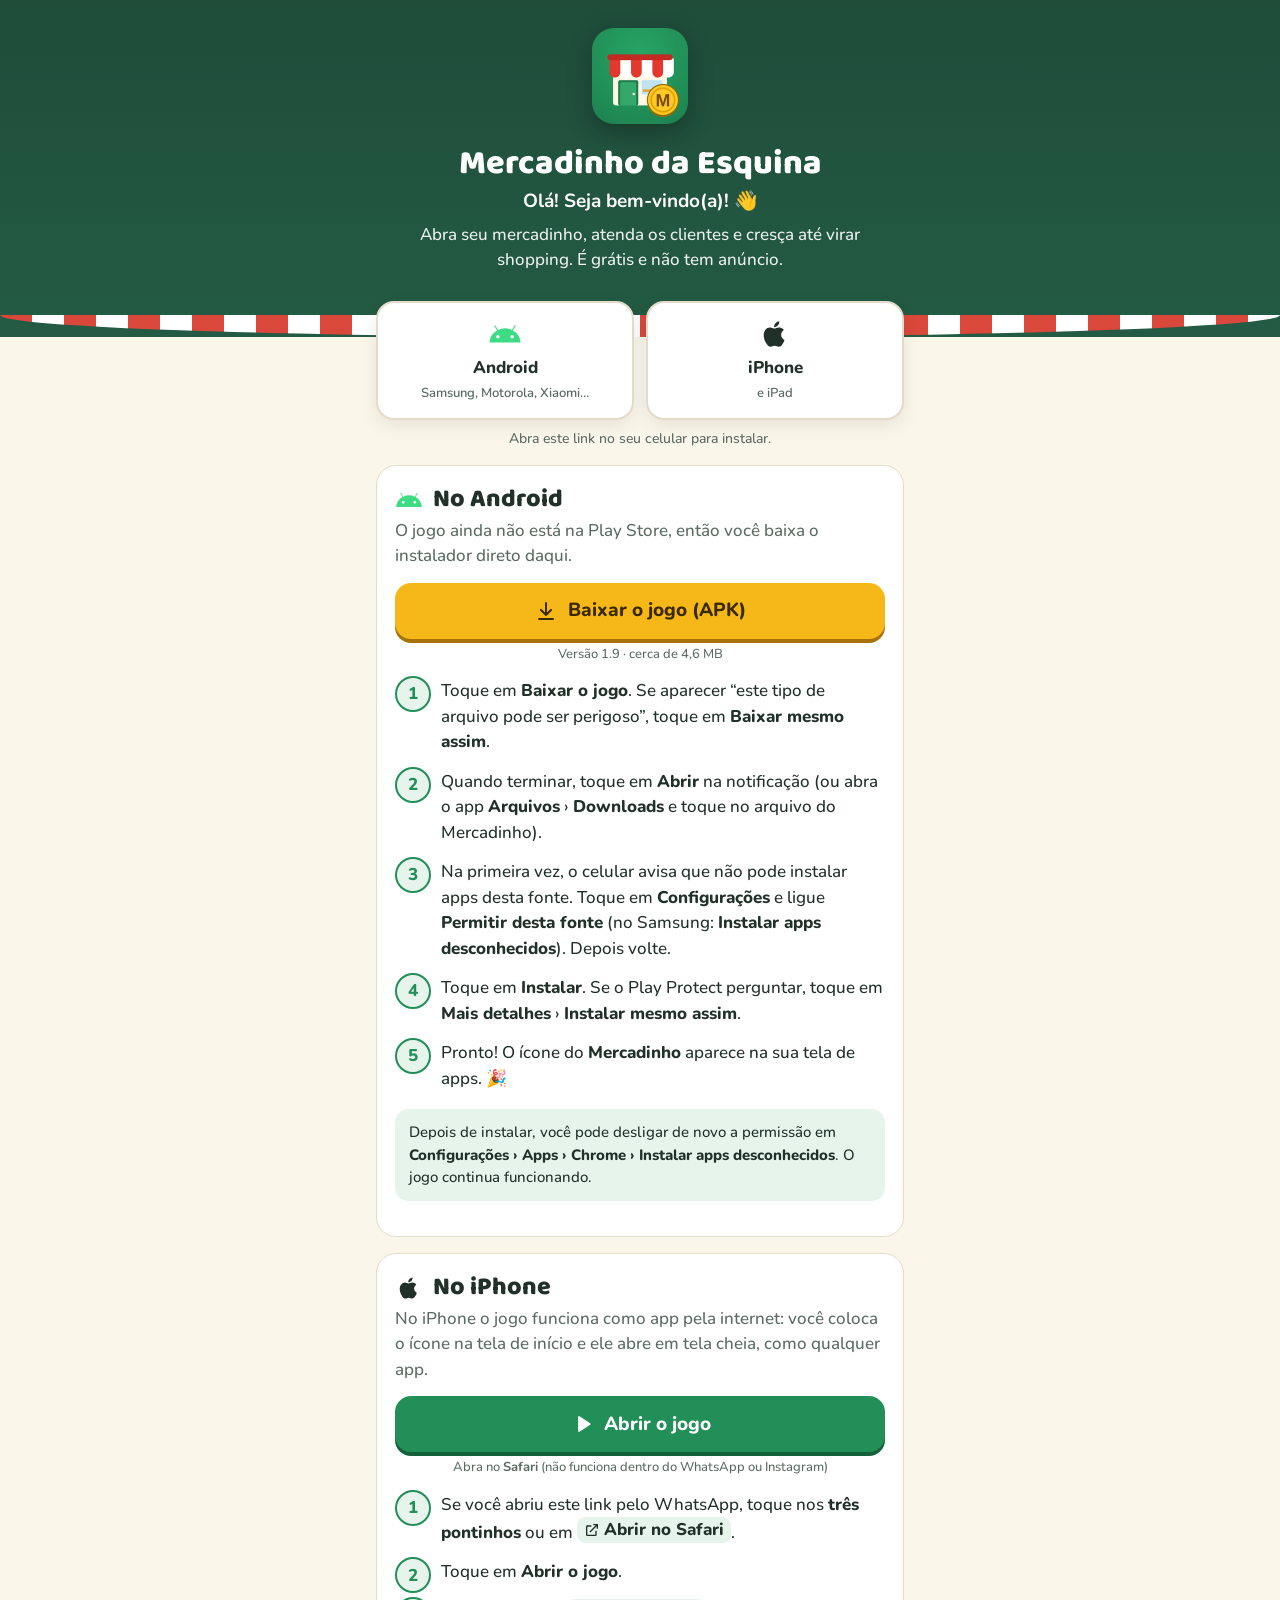
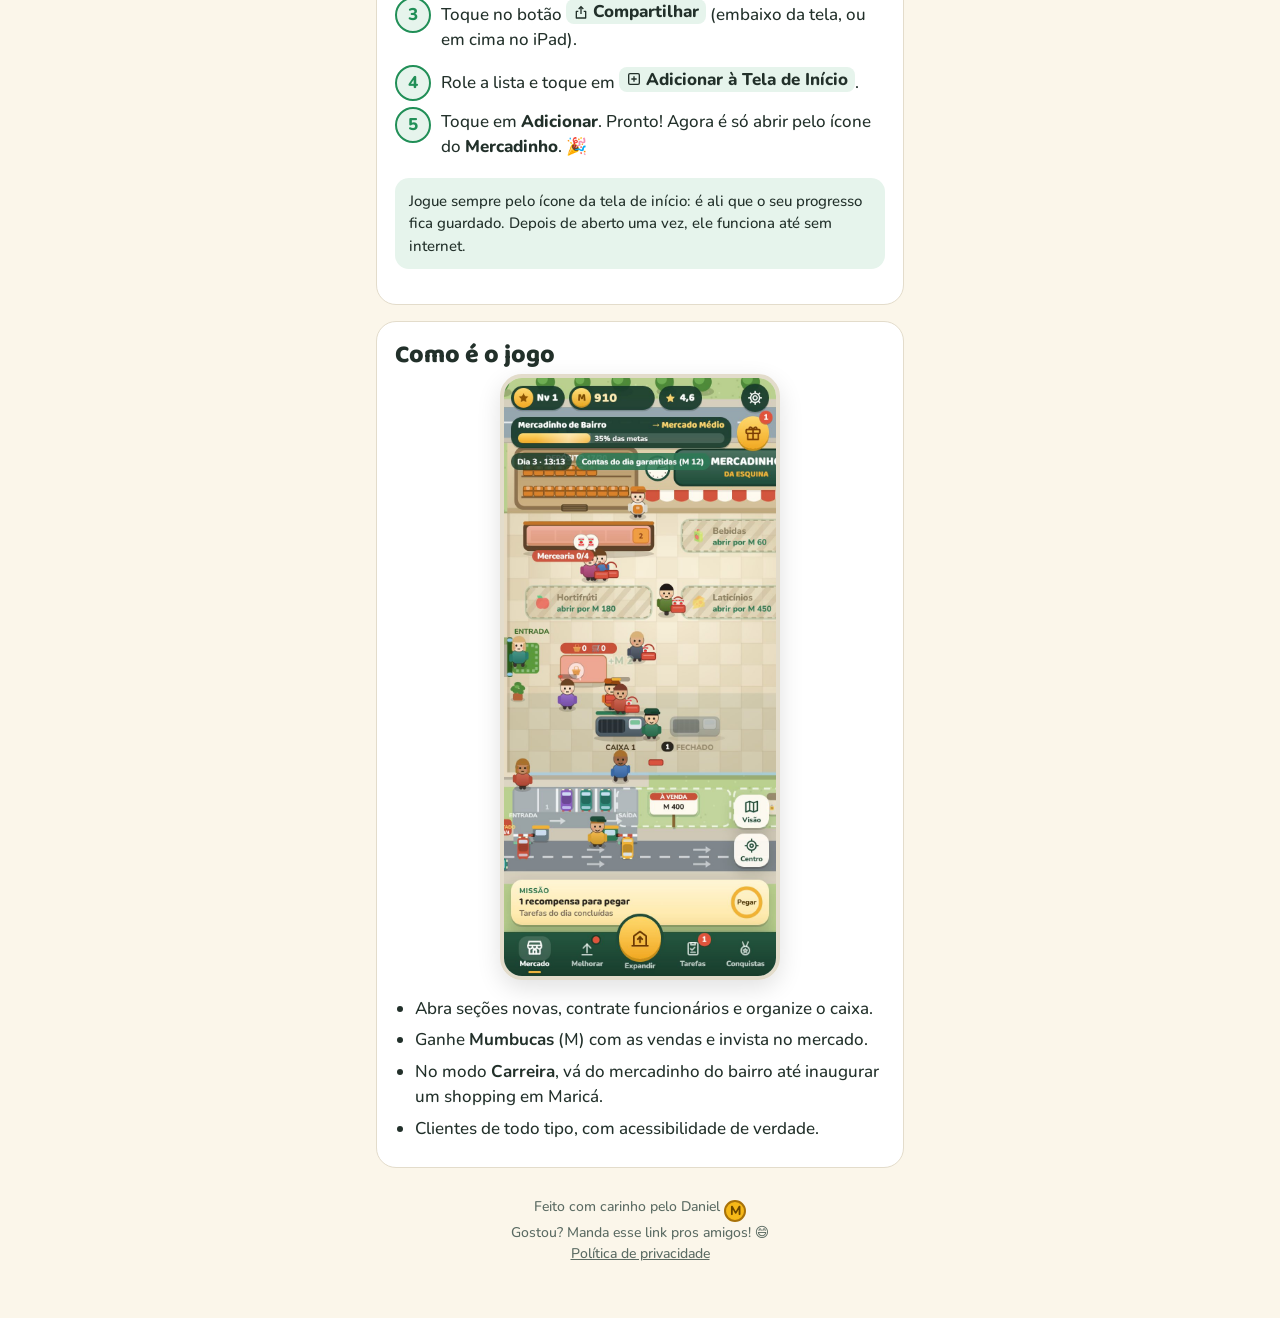
<file: baixar/index.html>
<!doctype html>
<html lang="pt-BR">
<head>
<meta charset="utf-8">
<meta name="viewport" content="width=device-width, initial-scale=1, viewport-fit=cover">
<title>Baixar Mercadinho da Esquina</title>
<meta name="description" content="Jogo de supermercado: abra seu mercadinho, atenda os clientes e cresça até o shopping. Android e iPhone, grátis.">
<meta name="theme-color" content="#1f4d3a">
<meta property="og:type" content="website">
<meta property="og:locale" content="pt_BR">
<meta property="og:title" content="Mercadinho da Esquina 🛒 Baixe o jogo!">
<meta property="og:description" content="Abra seu mercadinho, atenda os clientes e cresça até o shopping. Android e iPhone, grátis.">
<meta property="og:url" content="https://danielcamposdasilva-tech.github.io/mercadinho/baixar/">
<meta property="og:image" content="https://danielcamposdasilva-tech.github.io/mercadinho/baixar/capa.jpg">
<meta property="og:image:width" content="1200">
<meta property="og:image:height" content="630">
<meta property="og:image:type" content="image/jpeg">
<meta name="twitter:card" content="summary_large_image">
<link rel="icon" href="../icone-192.png">
<link rel="apple-touch-icon" href="../apple-touch-icon.png">
<style>
  @font-face{font-family:"Baloo 2";font-style:normal;font-weight:400 800;font-display:swap;src:url(../fontes/baloo2.woff2) format("woff2")}
  @font-face{font-family:"Nunito";font-style:normal;font-weight:200 1000;font-display:swap;src:url(../fontes/nunito.woff2) format("woff2")}
  :root{
    --verde:#1f4d3a; --verde2:#218f57; --verde-claro:#e6f4ec;
    --ouro:#f6b818; --ouro-escuro:#a8720a; --vermelho:#d9483b;
    --fundo:#fbf6ea; --cartao:#ffffff; --texto:#22302a; --suave:#5b6b63; --borda:#e3dccb;
  }
  @media (prefers-color-scheme: dark){
    :root:not([data-theme="light"]){
      --fundo:#13201a; --cartao:#1b2c24; --texto:#eef4ef; --suave:#a9bbb0; --borda:#2c4237; --verde-claro:#1f3a2d;
    }
  }
  :root[data-theme="dark"]{
    --fundo:#13201a; --cartao:#1b2c24; --texto:#eef4ef; --suave:#a9bbb0; --borda:#2c4237; --verde-claro:#1f3a2d;
  }
  *{box-sizing:border-box}
  html{-webkit-text-size-adjust:100%}
  body{margin:0;background:var(--fundo);color:var(--texto);font:500 17px/1.5 Nunito,system-ui,-apple-system,"Segoe UI",Roboto,sans-serif}
  a{color:inherit}
  .topo{background:linear-gradient(180deg,var(--verde) 0%,#235b44 100%);color:#fff;padding:28px 16px 64px;text-align:center;position:relative;overflow:hidden}
  .toldo{position:absolute;left:0;right:0;bottom:0;height:22px;background:repeating-linear-gradient(90deg,var(--vermelho) 0 32px,#fff 32px 64px);border-radius:0 0 50% 50%/0 0 100% 100%}
  .icone{width:96px;height:96px;border-radius:22px;box-shadow:0 8px 24px rgba(0,0,0,.3)}
  h1{font-family:"Baloo 2",Nunito,sans-serif;font-weight:800;font-size:34px;line-height:1.05;margin:14px 0 6px}
  .ola{font-size:19px;font-weight:700;margin:0 0 6px}
  .sub{opacity:.92;margin:0 auto;max-width:30em}
  main{max-width:560px;margin:0 auto;padding:0 16px 40px}
  .escolha{display:grid;grid-template-columns:1fr 1fr;gap:12px;margin:-36px 0 8px;position:relative}
  .escolha a{display:flex;flex-direction:column;align-items:center;gap:4px;text-decoration:none;background:var(--cartao);border:2px solid var(--borda);border-radius:18px;padding:14px 8px;font-weight:800;box-shadow:0 6px 18px rgba(0,0,0,.08)}
  .escolha a small{font-weight:600;color:var(--suave);font-size:13px}
  .escolha a.sugerido{border-color:var(--ouro);box-shadow:0 0 0 3px rgba(246,184,24,.35),0 6px 18px rgba(0,0,0,.08)}
  .escolha svg{width:34px;height:34px}
  .dica{text-align:center;font-size:14px;color:var(--suave);min-height:1.5em;margin:6px 0 14px}
  section.cartao{background:var(--cartao);border:1px solid var(--borda);border-radius:20px;padding:20px 18px;margin:16px 0;scroll-margin-top:12px}
  h2{font-family:"Baloo 2",Nunito,sans-serif;font-weight:800;font-size:25px;line-height:1.1;margin:0 0 4px;display:flex;align-items:center;gap:10px}
  h2 svg{width:28px;height:28px;flex:none}
  .cartao>p.intro{margin:0 0 14px;color:var(--suave)}
  .botao{display:flex;align-items:center;justify-content:center;gap:10px;width:100%;min-height:56px;border-radius:16px;border:0;background:var(--ouro);color:#3b2a00;font:800 19px/1.2 Nunito,sans-serif;text-decoration:none;box-shadow:0 4px 0 var(--ouro-escuro);margin:4px 0 6px;cursor:pointer;padding:10px 16px}
  .botao:active{transform:translateY(2px);box-shadow:0 2px 0 var(--ouro-escuro)}
  .botao.verde{background:var(--verde2);color:#fff;box-shadow:0 4px 0 #14603a}
  .botao svg{width:24px;height:24px;flex:none}
  .meta{font-size:13px;color:var(--suave);text-align:center;margin:0 0 14px}
  ol.passos{list-style:none;counter-reset:p;padding:0;margin:0}
  ol.passos li{counter-increment:p;position:relative;padding:0 0 14px 46px;min-height:34px}
  ol.passos li::before{content:counter(p);position:absolute;left:0;top:-2px;width:32px;height:32px;border-radius:50%;background:var(--verde-claro);color:var(--verde2);font-weight:800;display:grid;place-items:center;border:2px solid var(--verde2)}
  @media (prefers-color-scheme: dark){:root:not([data-theme="light"]) ol.passos li::before{color:#7fd6a6;border-color:#7fd6a6}}
  ol.passos b{font-weight:800}
  .tecla{display:inline-flex;align-items:center;gap:4px;background:var(--verde-claro);border-radius:8px;padding:0 7px;font-weight:800;white-space:nowrap}
  .tecla svg{width:16px;height:16px}
  .aviso{background:var(--verde-claro);border-radius:14px;padding:12px 14px;font-size:15px;margin-top:4px}
  .aviso b{font-weight:800}
  .previa{display:flex;flex-direction:column;align-items:center;gap:16px}
  .previa img{display:block;width:100%;max-width:280px;height:auto;aspect-ratio:780/1688;border-radius:22px;border:4px solid var(--borda);box-shadow:0 8px 24px rgba(0,0,0,.12)}
  .previa ul{margin:0;padding-left:20px;align-self:stretch}
  .previa li{margin-bottom:6px}
  .rodape{text-align:center;font-size:14px;color:var(--suave);margin-top:28px}
  .rodape .moeda{display:inline-grid;place-items:center;width:22px;height:22px;border-radius:50%;background:var(--ouro);color:#6a4500;font-weight:800;font-size:13px;vertical-align:-4px;border:2px solid var(--ouro-escuro)}
  @media (max-width:360px){h1{font-size:29px}}
</style>
</head>
<body>
<header class="topo">
  <img class="icone" src="../icone-192.png" alt="" width="96" height="96">
  <h1>Mercadinho da Esquina</h1>
  <p class="ola">Olá! Seja bem-vindo(a)! 👋</p>
  <p class="sub">Abra seu mercadinho, atenda os clientes e cresça até virar shopping. É grátis e não tem anúncio.</p>
  <div class="toldo" aria-hidden="true"></div>
</header>

<main>
  <nav class="escolha" aria-label="Escolha seu celular">
    <a href="#android" id="ir-android">
      <svg viewBox="0 0 24 24" aria-hidden="true"><path fill="#3ddc84" d="M17.6 9.48l1.84-3.18a.38.38 0 0 0-.66-.38l-1.86 3.22a11.4 11.4 0 0 0-9.84 0L5.22 5.92a.38.38 0 0 0-.66.38L6.4 9.48A10.8 10.8 0 0 0 1 18h22a10.8 10.8 0 0 0-5.4-8.52zM7 15.25a1.25 1.25 0 1 1 0-2.5 1.25 1.25 0 0 1 0 2.5zm10 0a1.25 1.25 0 1 1 0-2.5 1.25 1.25 0 0 1 0 2.5z"/></svg>
      Android<small>Samsung, Motorola, Xiaomi…</small>
    </a>
    <a href="#iphone" id="ir-iphone">
      <svg viewBox="0 0 24 24" aria-hidden="true"><path fill="currentColor" d="M16.37 12.6c-.02-2.3 1.88-3.4 1.96-3.46-1.07-1.56-2.73-1.78-3.32-1.8-1.41-.14-2.76.83-3.47.83-.72 0-1.82-.81-3-.79a4.43 4.43 0 0 0-3.74 2.28c-1.6 2.77-.41 6.86 1.14 9.1.76 1.1 1.66 2.33 2.84 2.29 1.14-.05 1.57-.74 2.95-.74 1.37 0 1.76.74 2.97.71 1.23-.02 2-1.11 2.75-2.22a9.8 9.8 0 0 0 1.25-2.57 3.96 3.96 0 0 1-2.33-3.63zM14.1 5.86c.63-.77 1.06-1.83.94-2.89-.91.04-2.01.61-2.66 1.37-.58.67-1.1 1.76-.96 2.8 1.02.08 2.05-.52 2.68-1.28z"/></svg>
      iPhone<small>e iPad</small>
    </a>
  </nav>
  <p class="dica" id="dica" aria-live="polite"></p>

  <section class="cartao" id="android" aria-labelledby="t-android">
    <h2 id="t-android"><svg viewBox="0 0 24 24" aria-hidden="true"><path fill="#3ddc84" d="M17.6 9.48l1.84-3.18a.38.38 0 0 0-.66-.38l-1.86 3.22a11.4 11.4 0 0 0-9.84 0L5.22 5.92a.38.38 0 0 0-.66.38L6.4 9.48A10.8 10.8 0 0 0 1 18h22a10.8 10.8 0 0 0-5.4-8.52zM7 15.25a1.25 1.25 0 1 1 0-2.5 1.25 1.25 0 0 1 0 2.5zm10 0a1.25 1.25 0 1 1 0-2.5 1.25 1.25 0 0 1 0 2.5z"/></svg>No Android</h2>
    <p class="intro">O jogo ainda não está na Play Store, então você baixa o instalador direto daqui.</p>
    <a class="botao" href="mercadinho-da-esquina-1.9.apk" download>
      <svg viewBox="0 0 24 24" aria-hidden="true"><path fill="currentColor" d="M12 3a1 1 0 0 1 1 1v9.59l3.3-3.3a1 1 0 1 1 1.4 1.42l-5 5a1 1 0 0 1-1.4 0l-5-5a1 1 0 1 1 1.4-1.42l3.3 3.3V4a1 1 0 0 1 1-1zM5 19h14a1 1 0 1 1 0 2H5a1 1 0 1 1 0-2z"/></svg>
      Baixar o jogo (APK)
    </a>
    <p class="meta">Versão 1.9 · cerca de 4,6 MB</p>
    <ol class="passos">
      <li>Toque em <b>Baixar o jogo</b>. Se aparecer “este tipo de arquivo pode ser perigoso”, toque em <b>Baixar mesmo assim</b>.</li>
      <li>Quando terminar, toque em <b>Abrir</b> na notificação (ou abra o app <b>Arquivos</b> › <b>Downloads</b> e toque no arquivo do Mercadinho).</li>
      <li>Na primeira vez, o celular avisa que não pode instalar apps desta fonte. Toque em <b>Configurações</b> e ligue <b>Permitir desta fonte</b> (no Samsung: <b>Instalar apps desconhecidos</b>). Depois volte.</li>
      <li>Toque em <b>Instalar</b>. Se o Play Protect perguntar, toque em <b>Mais detalhes</b> › <b>Instalar mesmo assim</b>.</li>
      <li>Pronto! O ícone do <b>Mercadinho</b> aparece na sua tela de apps. 🎉</li>
    </ol>
    <p class="aviso">Depois de instalar, você pode desligar de novo a permissão em <b>Configurações › Apps › Chrome › Instalar apps desconhecidos</b>. O jogo continua funcionando.</p>
  </section>

  <section class="cartao" id="iphone" aria-labelledby="t-iphone">
    <h2 id="t-iphone"><svg viewBox="0 0 24 24" aria-hidden="true"><path fill="currentColor" d="M16.37 12.6c-.02-2.3 1.88-3.4 1.96-3.46-1.07-1.56-2.73-1.78-3.32-1.8-1.41-.14-2.76.83-3.47.83-.72 0-1.82-.81-3-.79a4.43 4.43 0 0 0-3.74 2.28c-1.6 2.77-.41 6.86 1.14 9.1.76 1.1 1.66 2.33 2.84 2.29 1.14-.05 1.57-.74 2.95-.74 1.37 0 1.76.74 2.97.71 1.23-.02 2-1.11 2.75-2.22a9.8 9.8 0 0 0 1.25-2.57 3.96 3.96 0 0 1-2.33-3.63zM14.1 5.86c.63-.77 1.06-1.83.94-2.89-.91.04-2.01.61-2.66 1.37-.58.67-1.1 1.76-.96 2.8 1.02.08 2.05-.52 2.68-1.28z"/></svg>No iPhone</h2>
    <p class="intro">No iPhone o jogo funciona como app pela internet: você coloca o ícone na tela de início e ele abre em tela cheia, como qualquer app.</p>
    <a class="botao verde" href="../">
      <svg viewBox="0 0 24 24" aria-hidden="true"><path fill="currentColor" d="M8 5.14v13.72a1 1 0 0 0 1.53.85l10.6-6.86a1 1 0 0 0 0-1.7L9.53 4.29A1 1 0 0 0 8 5.14z"/></svg>
      Abrir o jogo
    </a>
    <p class="meta">Abra no <b>Safari</b> (não funciona dentro do WhatsApp ou Instagram)</p>
    <ol class="passos">
      <li>Se você abriu este link pelo WhatsApp, toque nos <b>três pontinhos</b> ou em <span class="tecla">
        <svg viewBox="0 0 24 24" aria-hidden="true"><path fill="currentColor" d="M14 3h7v7h-2V6.41l-9.29 9.3-1.42-1.42L17.59 5H14V3zM5 5h6v2H5v12h12v-6h2v6a2 2 0 0 1-2 2H5a2 2 0 0 1-2-2V7a2 2 0 0 1 2-2z"/></svg>
        Abrir no Safari</span>.</li>
      <li>Toque em <b>Abrir o jogo</b>.</li>
      <li>Toque no botão <span class="tecla">
        <svg viewBox="0 0 24 24" aria-hidden="true"><path fill="currentColor" d="M12 2.6l4.2 4.2-1.4 1.4L13 6.4V15h-2V6.4L9.2 8.2 7.8 6.8 12 2.6zM5 10h3v2H6v8h12v-8h-2v-2h3a1 1 0 0 1 1 1v10a1 1 0 0 1-1 1H5a1 1 0 0 1-1-1V11a1 1 0 0 1 1-1z"/></svg>
        Compartilhar</span> (embaixo da tela, ou em cima no iPad).</li>
      <li>Role a lista e toque em <span class="tecla">
        <svg viewBox="0 0 24 24" aria-hidden="true"><path fill="currentColor" d="M6 3h12a3 3 0 0 1 3 3v12a3 3 0 0 1-3 3H6a3 3 0 0 1-3-3V6a3 3 0 0 1 3-3zm0 2a1 1 0 0 0-1 1v12a1 1 0 0 0 1 1h12a1 1 0 0 0 1-1V6a1 1 0 0 0-1-1H6zm5 3h2v3h3v2h-3v3h-2v-3H8v-2h3V8z"/></svg>
        Adicionar à Tela de Início</span>.</li>
      <li>Toque em <b>Adicionar</b>. Pronto! Agora é só abrir pelo ícone do <b>Mercadinho</b>. 🎉</li>
    </ol>
    <p class="aviso">Jogue sempre pelo ícone da tela de início: é ali que o seu progresso fica guardado. Depois de aberto uma vez, ele funciona até sem internet.</p>
  </section>

  <section class="cartao" aria-labelledby="t-jogo">
    <h2 id="t-jogo">Como é o jogo</h2>
    <div class="previa">
      <img src="tela-jogo.jpg" alt="Tela do jogo: o mercadinho visto de cima, com clientes nas prateleiras, o caixa e o estacionamento" width="780" height="1688" loading="lazy">
      <ul>
        <li>Abra seções novas, contrate funcionários e organize o caixa.</li>
        <li>Ganhe <b>Mumbucas</b> (M) com as vendas e invista no mercado.</li>
        <li>No modo <b>Carreira</b>, vá do mercadinho do bairro até inaugurar um shopping em Maricá.</li>
        <li>Clientes de todo tipo, com acessibilidade de verdade.</li>
      </ul>
    </div>
  </section>

  <p class="rodape">Feito com carinho pelo Daniel <span class="moeda" aria-hidden="true">M</span><br>Gostou? Manda esse link pros amigos! 😄<br><a href="../privacidade/">Política de privacidade</a></p>
</main>

<script>
  (function(){
    var ua = navigator.userAgent || "";
    var ios = /iPhone|iPad|iPod/.test(ua) || (navigator.platform === "MacIntel" && navigator.maxTouchPoints > 1);
    var android = /Android/i.test(ua);
    var dica = document.getElementById("dica");
    if (ios) {
      document.getElementById("ir-iphone").classList.add("sugerido");
      dica.textContent = "Parece que você está num iPhone. Siga os passos do iPhone 👇";
      var iphone = document.getElementById("iphone"), android_ = document.getElementById("android");
      iphone.parentNode.insertBefore(iphone, android_);
    } else if (android) {
      document.getElementById("ir-android").classList.add("sugerido");
      dica.textContent = "Parece que você está num Android. Siga os passos do Android 👇";
    } else {
      dica.textContent = "Abra este link no seu celular para instalar.";
    }
  })();
</script>
</body>
</html>
</file>
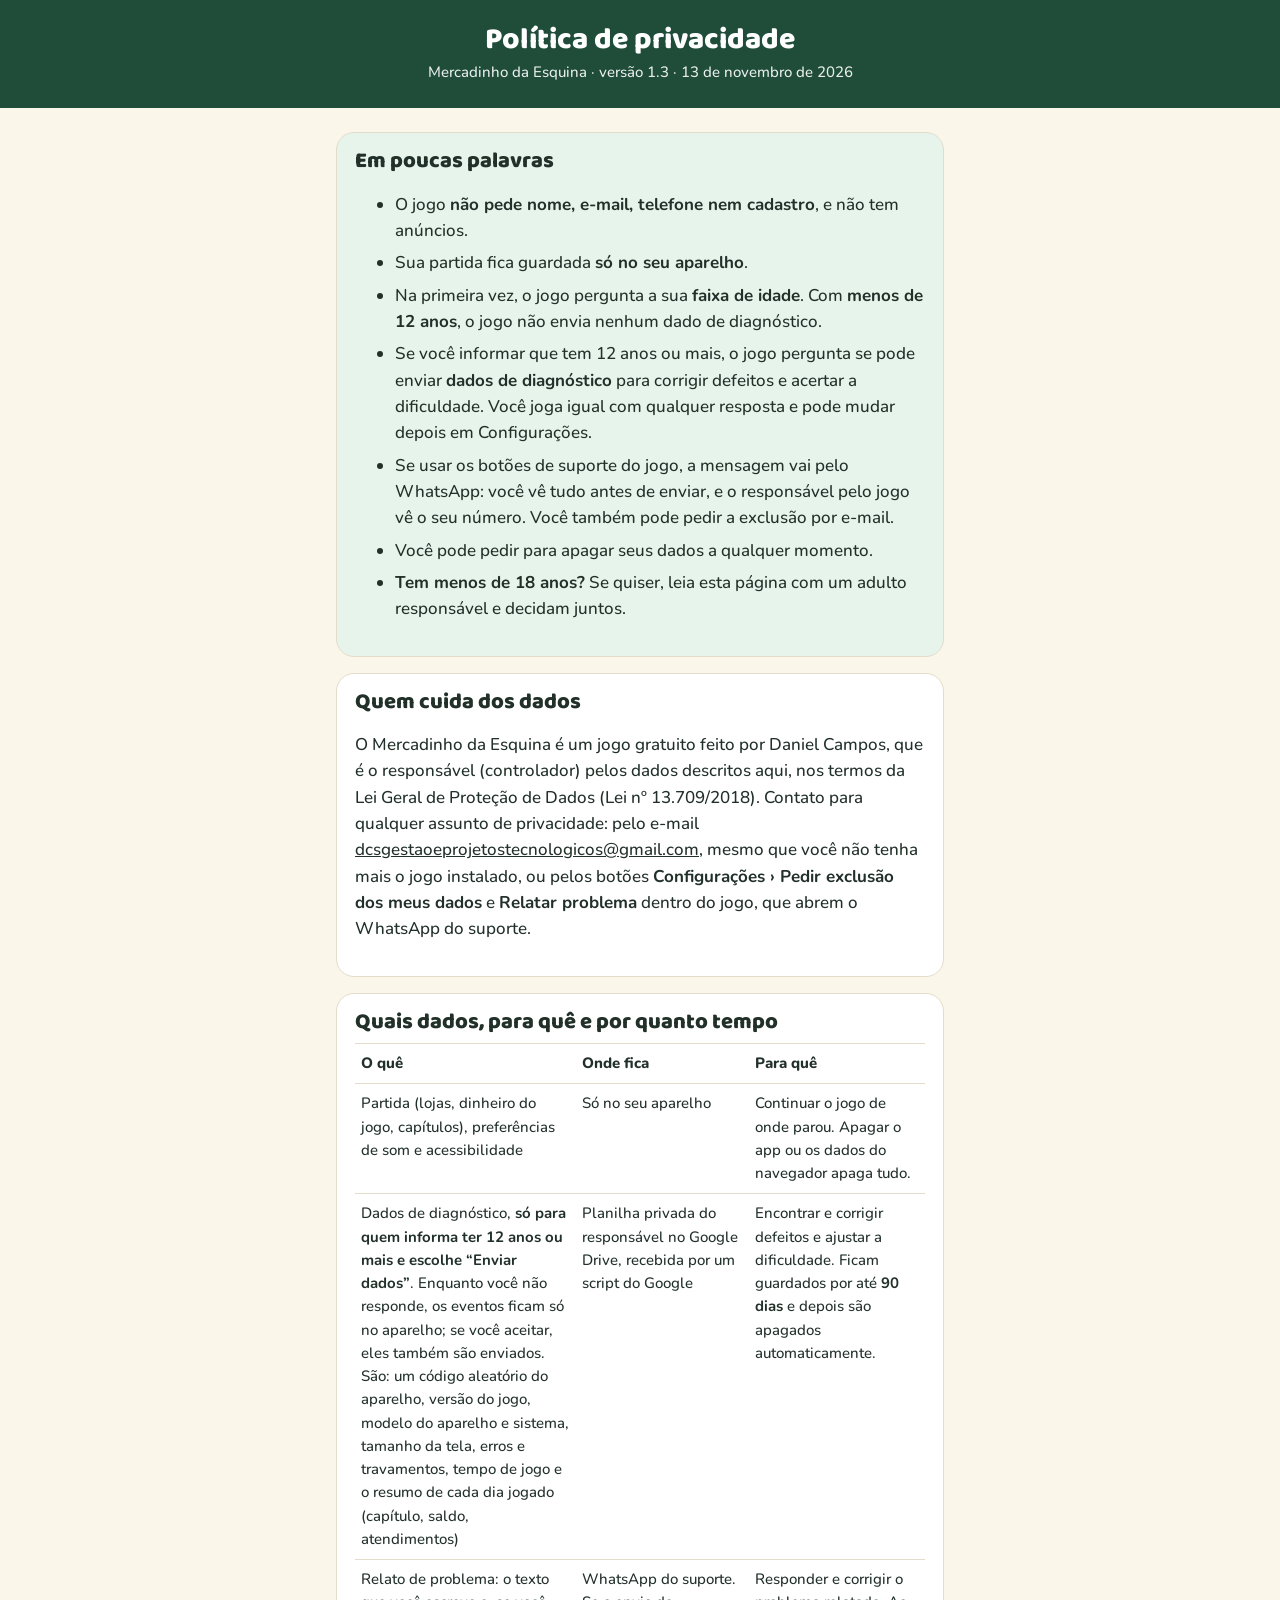
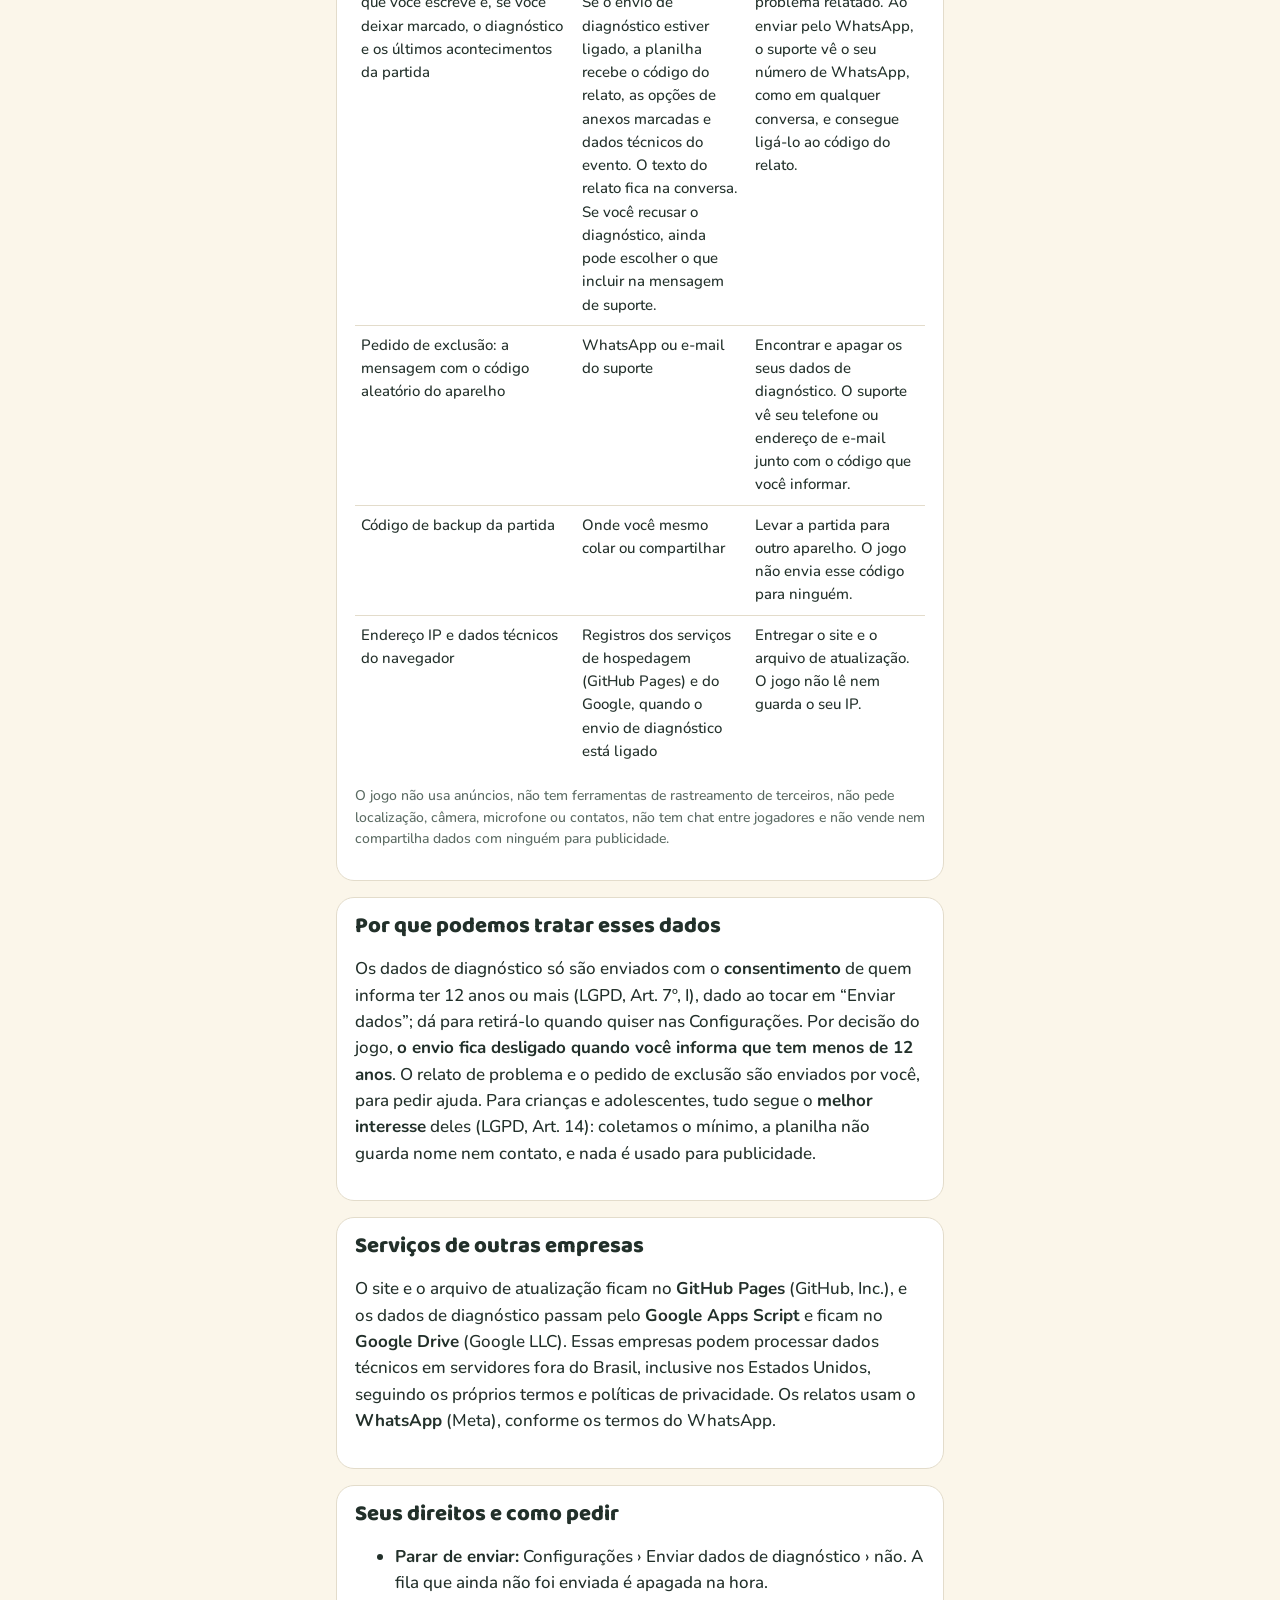
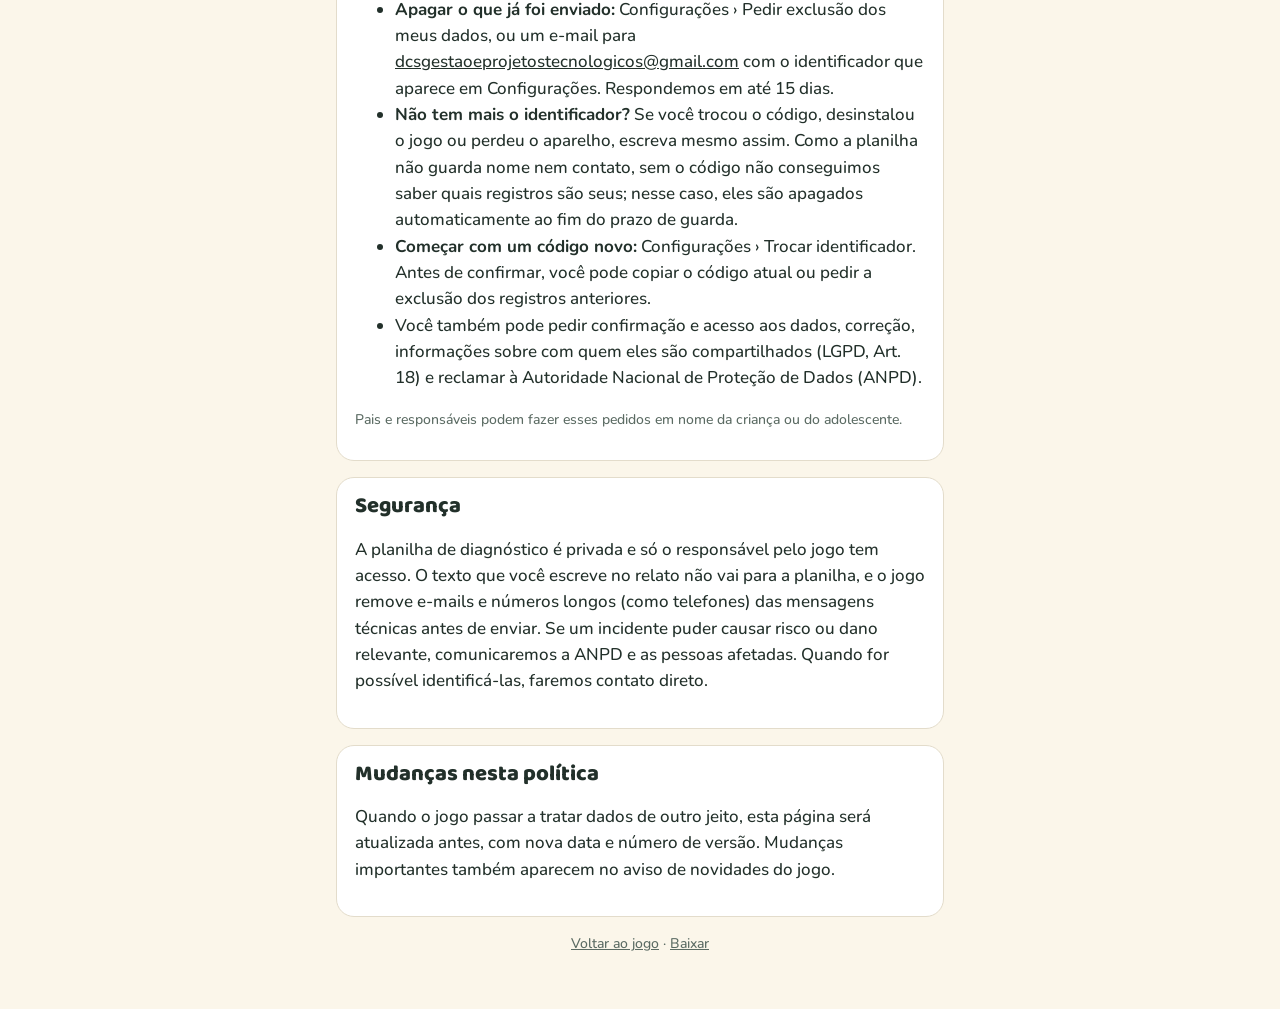
<file: privacidade/index.html>
<!doctype html>
<html lang="pt-BR">
<head>
<meta charset="utf-8">
<meta name="viewport" content="width=device-width, initial-scale=1, viewport-fit=cover">
<title>Privacidade · Mercadinho da Esquina</title>
<meta name="description" content="Como o jogo Mercadinho da Esquina trata os dados de quem joga.">
<meta name="theme-color" content="#1f4d3a">
<link rel="icon" href="../icone-192.png">
<!-- Versão 1.3 (13/11/2026). Texto preparado para revisão: idealmente conferido por advogado(a) de proteção de dados antes da publicação nas lojas. -->
<style>
  @font-face{font-family:"Baloo 2";font-style:normal;font-weight:400 800;font-display:swap;src:url(../fontes/baloo2.woff2) format("woff2")}
  @font-face{font-family:"Nunito";font-style:normal;font-weight:200 1000;font-display:swap;src:url(../fontes/nunito.woff2) format("woff2")}
  :root{--verde:#1f4d3a;--verde2:#218f57;--verde-claro:#e6f4ec;--fundo:#fbf6ea;--cartao:#fff;--texto:#22302a;--suave:#5b6b63;--borda:#e3dccb}
  @media (prefers-color-scheme: dark){:root:not([data-theme="light"]){--fundo:#13201a;--cartao:#1b2c24;--texto:#eef4ef;--suave:#a9bbb0;--borda:#2c4237;--verde-claro:#1f3a2d}}
  :root[data-theme="dark"]{--fundo:#13201a;--cartao:#1b2c24;--texto:#eef4ef;--suave:#a9bbb0;--borda:#2c4237;--verde-claro:#1f3a2d}
  *{box-sizing:border-box}
  html{-webkit-text-size-adjust:100%}
  body{margin:0;background:var(--fundo);color:var(--texto);font:500 17px/1.55 Nunito,system-ui,-apple-system,"Segoe UI",Roboto,sans-serif}
  a{color:inherit}
  header{background:var(--verde);color:#fff;padding:24px 16px;text-align:center}
  h1{font-family:"Baloo 2",Nunito,sans-serif;font-weight:800;font-size:30px;line-height:1.1;margin:0 0 4px}
  header p{margin:0;opacity:.9;font-size:15px}
  main{max-width:640px;margin:0 auto;padding:8px 16px 40px}
  section{background:var(--cartao);border:1px solid var(--borda);border-radius:18px;padding:16px 18px;margin:16px 0}
  h2{font-family:"Baloo 2",Nunito,sans-serif;font-weight:800;font-size:22px;line-height:1.15;margin:0 0 8px}
  .simples{background:var(--verde-claro)}
  .simples li{margin-bottom:6px}
  table{width:100%;border-collapse:collapse;font-size:15px}
  th,td{text-align:left;vertical-align:top;padding:8px 6px;border-top:1px solid var(--borda)}
  th{font-weight:800}
  .pequeno{font-size:14px;color:var(--suave)}
  @media (max-width:480px){table,thead,tbody,tr,th,td{display:block}thead{display:none}td{border:0;padding:2px 0}tr{border-top:1px solid var(--borda);padding:8px 0}td:first-child{font-weight:800}}
</style>
</head>
<body>
<header>
  <h1>Política de privacidade</h1>
  <p>Mercadinho da Esquina · versão 1.3 · 13 de novembro de 2026</p>
</header>
<main>

<section class="simples" aria-labelledby="t-simples">
  <h2 id="t-simples">Em poucas palavras</h2>
  <ul>
    <li>O jogo <b>não pede nome, e-mail, telefone nem cadastro</b>, e não tem anúncios.</li>
    <li>Sua partida fica guardada <b>só no seu aparelho</b>.</li>
    <li>Na primeira vez, o jogo pergunta a sua <b>faixa de idade</b>. Com <b>menos de 12 anos</b>, o jogo não envia nenhum dado de diagnóstico.</li>
    <li>Se você informar que tem 12 anos ou mais, o jogo pergunta se pode enviar <b>dados de diagnóstico</b> para corrigir defeitos e acertar a dificuldade. Você joga igual com qualquer resposta e pode mudar depois em Configurações.</li>
    <li>Se usar os botões de suporte do jogo, a mensagem vai pelo WhatsApp: você vê tudo antes de enviar, e o responsável pelo jogo vê o seu número. Você também pode pedir a exclusão por e-mail.</li>
    <li>Você pode pedir para apagar seus dados a qualquer momento.</li>
    <li><b>Tem menos de 18 anos?</b> Se quiser, leia esta página com um adulto responsável e decidam juntos.</li>
  </ul>
</section>

<section aria-labelledby="t-quem">
  <h2 id="t-quem">Quem cuida dos dados</h2>
  <p>O Mercadinho da Esquina é um jogo gratuito feito por Daniel Campos, que é o responsável (controlador) pelos dados descritos aqui, nos termos da Lei Geral de Proteção de Dados (Lei nº 13.709/2018). Contato para qualquer assunto de privacidade: pelo e-mail <a href="mailto:dcsgestaoeprojetostecnologicos@gmail.com">dcsgestaoeprojetostecnologicos@gmail.com</a>, mesmo que você não tenha mais o jogo instalado, ou pelos botões <b>Configurações › Pedir exclusão dos meus dados</b> e <b>Relatar problema</b> dentro do jogo, que abrem o WhatsApp do suporte.</p>
</section>

<section aria-labelledby="t-dados">
  <h2 id="t-dados">Quais dados, para quê e por quanto tempo</h2>
  <table>
    <thead><tr><th>O quê</th><th>Onde fica</th><th>Para quê</th></tr></thead>
    <tbody>
      <tr><td>Partida (lojas, dinheiro do jogo, capítulos), preferências de som e acessibilidade</td><td>Só no seu aparelho</td><td>Continuar o jogo de onde parou. Apagar o app ou os dados do navegador apaga tudo.</td></tr>
      <tr><td>Dados de diagnóstico, <b>só para quem informa ter 12 anos ou mais e escolhe “Enviar dados”</b>. Enquanto você não responde, os eventos ficam só no aparelho; se você aceitar, eles também são enviados. São: um código aleatório do aparelho, versão do jogo, modelo do aparelho e sistema, tamanho da tela, erros e travamentos, tempo de jogo e o resumo de cada dia jogado (capítulo, saldo, atendimentos)</td><td>Planilha privada do responsável no Google Drive, recebida por um script do Google</td><td>Encontrar e corrigir defeitos e ajustar a dificuldade. Ficam guardados por até <b>90 dias</b> e depois são apagados automaticamente.</td></tr>
      <tr><td>Relato de problema: o texto que você escreve e, se você deixar marcado, o diagnóstico e os últimos acontecimentos da partida</td><td>WhatsApp do suporte. Se o envio de diagnóstico estiver ligado, a planilha recebe o código do relato, as opções de anexos marcadas e dados técnicos do evento. O texto do relato fica na conversa. Se você recusar o diagnóstico, ainda pode escolher o que incluir na mensagem de suporte.</td><td>Responder e corrigir o problema relatado. Ao enviar pelo WhatsApp, o suporte vê o seu número de WhatsApp, como em qualquer conversa, e consegue ligá-lo ao código do relato.</td></tr>
      <tr><td>Pedido de exclusão: a mensagem com o código aleatório do aparelho</td><td>WhatsApp ou e-mail do suporte</td><td>Encontrar e apagar os seus dados de diagnóstico. O suporte vê seu telefone ou endereço de e-mail junto com o código que você informar.</td></tr>
      <tr><td>Código de backup da partida</td><td>Onde você mesmo colar ou compartilhar</td><td>Levar a partida para outro aparelho. O jogo não envia esse código para ninguém.</td></tr>
      <tr><td>Endereço IP e dados técnicos do navegador</td><td>Registros dos serviços de hospedagem (GitHub Pages) e do Google, quando o envio de diagnóstico está ligado</td><td>Entregar o site e o arquivo de atualização. O jogo não lê nem guarda o seu IP.</td></tr>
    </tbody>
  </table>
  <p class="pequeno">O jogo não usa anúncios, não tem ferramentas de rastreamento de terceiros, não pede localização, câmera, microfone ou contatos, não tem chat entre jogadores e não vende nem compartilha dados com ninguém para publicidade.</p>
</section>

<section aria-labelledby="t-base">
  <h2 id="t-base">Por que podemos tratar esses dados</h2>
  <p>Os dados de diagnóstico só são enviados com o <b>consentimento</b> de quem informa ter 12 anos ou mais (LGPD, Art. 7º, I), dado ao tocar em “Enviar dados”; dá para retirá-lo quando quiser nas Configurações. Por decisão do jogo, <b>o envio fica desligado quando você informa que tem menos de 12 anos</b>. O relato de problema e o pedido de exclusão são enviados por você, para pedir ajuda. Para crianças e adolescentes, tudo segue o <b>melhor interesse</b> deles (LGPD, Art. 14): coletamos o mínimo, a planilha não guarda nome nem contato, e nada é usado para publicidade.</p>
</section>

<section aria-labelledby="t-fora">
  <h2 id="t-fora">Serviços de outras empresas</h2>
  <p>O site e o arquivo de atualização ficam no <b>GitHub Pages</b> (GitHub, Inc.), e os dados de diagnóstico passam pelo <b>Google Apps Script</b> e ficam no <b>Google Drive</b> (Google LLC). Essas empresas podem processar dados técnicos em servidores fora do Brasil, inclusive nos Estados Unidos, seguindo os próprios termos e políticas de privacidade. Os relatos usam o <b>WhatsApp</b> (Meta), conforme os termos do WhatsApp.</p>
</section>

<section aria-labelledby="t-direitos">
  <h2 id="t-direitos">Seus direitos e como pedir</h2>
  <ul>
    <li><b>Parar de enviar:</b> Configurações › Enviar dados de diagnóstico › não. A fila que ainda não foi enviada é apagada na hora.</li>
    <li><b>Apagar o que já foi enviado:</b> Configurações › Pedir exclusão dos meus dados, ou um e-mail para <a href="mailto:dcsgestaoeprojetostecnologicos@gmail.com">dcsgestaoeprojetostecnologicos@gmail.com</a> com o identificador que aparece em Configurações. Respondemos em até 15 dias.</li>
    <li><b>Não tem mais o identificador?</b> Se você trocou o código, desinstalou o jogo ou perdeu o aparelho, escreva mesmo assim. Como a planilha não guarda nome nem contato, sem o código não conseguimos saber quais registros são seus; nesse caso, eles são apagados automaticamente ao fim do prazo de guarda.</li>
    <li><b>Começar com um código novo:</b> Configurações › Trocar identificador. Antes de confirmar, você pode copiar o código atual ou pedir a exclusão dos registros anteriores.</li>
    <li>Você também pode pedir confirmação e acesso aos dados, correção, informações sobre com quem eles são compartilhados (LGPD, Art. 18) e reclamar à Autoridade Nacional de Proteção de Dados (ANPD).</li>
  </ul>
  <p class="pequeno">Pais e responsáveis podem fazer esses pedidos em nome da criança ou do adolescente.</p>
</section>

<section aria-labelledby="t-seg">
  <h2 id="t-seg">Segurança</h2>
  <p>A planilha de diagnóstico é privada e só o responsável pelo jogo tem acesso. O texto que você escreve no relato não vai para a planilha, e o jogo remove e-mails e números longos (como telefones) das mensagens técnicas antes de enviar. Se um incidente puder causar risco ou dano relevante, comunicaremos a ANPD e as pessoas afetadas. Quando for possível identificá-las, faremos contato direto.</p>
</section>

<section aria-labelledby="t-mud">
  <h2 id="t-mud">Mudanças nesta política</h2>
  <p>Quando o jogo passar a tratar dados de outro jeito, esta página será atualizada antes, com nova data e número de versão. Mudanças importantes também aparecem no aviso de novidades do jogo.</p>
</section>

<p class="pequeno" style="text-align:center"><a href="../">Voltar ao jogo</a> · <a href="../baixar/">Baixar</a></p>
</main>
</body>
</html>
</file>
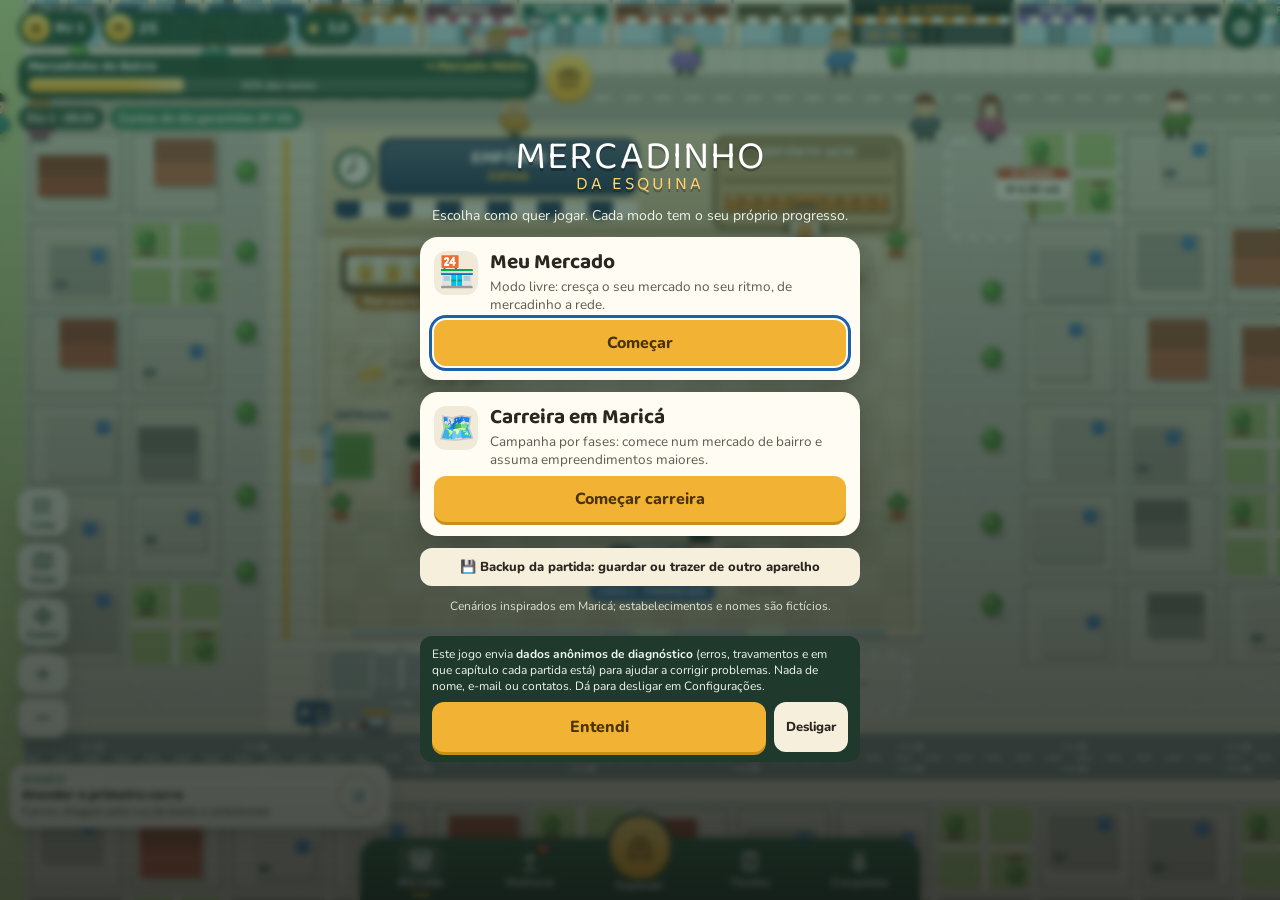
<file: www/index.html>
<!doctype html>
<html lang="pt-BR">
<head>
<meta charset="utf-8">
<meta name="viewport" content="width=device-width, initial-scale=1, maximum-scale=1, user-scalable=no, viewport-fit=cover">
<meta name="theme-color" content="#1f4d3a">
<meta name="apple-mobile-web-app-capable" content="yes">
<meta name="mobile-web-app-capable" content="yes">
<title>Mercadinho da Esquina</title>
<link rel="preconnect" href="https://fonts.googleapis.com">
<link rel="stylesheet" href="https://fonts.googleapis.com/css2?family=Baloo+2:wght@600;700;800&family=Nunito:wght@500;700;800&display=swap">
<link rel="stylesheet" href="css/jogo.css">
</head>
<body>
<svg width="0" height="0" style="position:absolute" aria-hidden="true">
  <symbol id="i-star" viewBox="0 0 24 24"><path d="M12 2.8l2.8 5.8 6.3.9-4.6 4.4 1.1 6.3L12 17.2l-5.6 3 1.1-6.3L2.9 9.5l6.3-.9z"/></symbol>
  <symbol id="i-gear" viewBox="0 0 24 24"><circle cx="12" cy="12" r="3.2"/><circle cx="12" cy="12" r="7"/><path d="M12 2v3M12 19v3M2 12h3M19 12h3M4.9 4.9 7 7M17 17l2.1 2.1M4.9 19.1 7 17M17 7l2.1-2.1"/></symbol>
  <symbol id="i-gift" viewBox="0 0 24 24"><rect x="3" y="8" width="18" height="5" rx="1"/><path d="M5 13v8h14v-8M12 8v13"/><path d="M12 8C10 4 6.5 4.5 7 7c.3 1 2 1 5 1zM12 8c2-4 5.5-3.5 5-1-.3 1-2 1-5 1z"/></symbol>
  <symbol id="i-map" viewBox="0 0 24 24"><path d="M3 6l6-2 6 2 6-2v14l-6 2-6-2-6 2z"/><path d="M9 4v14M15 6v14"/></symbol>
  <symbol id="i-target" viewBox="0 0 24 24"><circle cx="12" cy="12" r="7"/><circle cx="12" cy="12" r="2.5"/><path d="M12 2v3M12 19v3M2 12h3M19 12h3"/></symbol>
  <symbol id="i-close" viewBox="0 0 24 24"><path d="M6 6l12 12M18 6 6 18"/></symbol>
  <symbol id="i-back" viewBox="0 0 24 24"><path d="M15 5l-7 7 7 7"/></symbol>
  <symbol id="i-next" viewBox="0 0 24 24"><path d="M9 5l7 7-7 7"/></symbol>
  <symbol id="i-store" viewBox="0 0 24 24"><path d="M3 9l1.5-5h15L21 9"/><path d="M3 9h18v1.5a3 3 0 0 1-6 0 3 3 0 0 1-6 0 3 3 0 0 1-6 0z"/><path d="M5 13v7h14v-7"/><path d="M10 20v-5h4v5"/></symbol>
  <symbol id="i-up" viewBox="0 0 24 24"><path d="M12 18V6"/><path d="M6.5 11.5 12 6l5.5 5.5"/><path d="M5 21h14"/></symbol>
  <symbol id="i-grow" viewBox="0 0 24 24"><path d="M3 21h18"/><path d="M5 21V10l7-5 7 5v11"/><path d="M12 17v-6"/><path d="M9.5 13.5 12 11l2.5 2.5"/></symbol>
  <symbol id="i-tasks" viewBox="0 0 24 24"><rect x="5" y="4" width="14" height="17" rx="2"/><path d="M9 4h6v3H9z"/><path d="M8.5 12.5l2 2 4-4"/><path d="M9 17.5h6"/></symbol>
  <symbol id="i-medal" viewBox="0 0 24 24"><circle cx="12" cy="15" r="6"/><path d="M8 3l2.5 6M16 3l-2.5 6"/><path d="M12 12.3l.9 1.8 2 .3-1.45 1.4.35 2-1.8-.95-1.8.95.35-2-1.45-1.4 2-.3z"/></symbol>
  <symbol id="i-lock" viewBox="0 0 24 24"><rect x="5" y="11" width="14" height="10" rx="2"/><path d="M8 11V8a4 4 0 0 1 8 0v3"/></symbol>
  <symbol id="i-help" viewBox="0 0 24 24"><circle cx="12" cy="12" r="9"/><path d="M9.5 9.5a2.5 2.5 0 1 1 3.5 2.3c-.6.3-1 .8-1 1.5v.7"/><path d="M12 17.2v.1"/></symbol>
  <symbol id="i-list" viewBox="0 0 24 24"><path d="M9 6h11M9 12h11M9 18h11"/><circle cx="4.5" cy="6" r="1.3"/><circle cx="4.5" cy="12" r="1.3"/><circle cx="4.5" cy="18" r="1.3"/></symbol>
  <symbol id="i-plus" viewBox="0 0 24 24"><path d="M12 5v14M5 12h14"/></symbol>
  <symbol id="i-minus" viewBox="0 0 24 24"><path d="M5 12h14"/></symbol>
  <symbol id="i-reset" viewBox="0 0 24 24"><path d="M4 12a8 8 0 1 0 2.4-5.7"/><path d="M4 4v4h4"/></symbol>
</svg>

<canvas id="c" role="img" aria-label="Cenário do mercado. Para usar sem tocar no cenário, abra a Lista de construções e serviços (botão Lista ou tecla L). Arraste, pinça, roda do mouse, setas e os botões + e − movem e aproximam a visão."></canvas>

<div id="ui">
  <header id="hud">
    <div class="hud-row">
      <button class="chip lvl" id="lvlChip"><span class="badge-ic" aria-hidden="true"><svg class="i fill"><use href="#i-star"/></svg></span><span class="sr-only">Porte da loja: </span><b id="lvlNum">Nv 1</b></button>
      <div class="chip money" id="moneyChip"><span class="badge-ic" aria-hidden="true">M</span><span class="sr-only">Dinheiro: Mumbuca </span><b id="money">0</b></div>
      <button class="chip rep" id="repChip" aria-haspopup="dialog"><svg class="i fill" aria-hidden="true"><use href="#i-star"/></svg><span class="sr-only">Reputação: </span><b id="repNum">3,0</b><span class="sr-only"> estrelas. Toque para ver o motivo e como melhorar</span></button>
      <div class="spacer"></div>
      <button class="round" id="btnSettings" aria-label="Configurações"><svg class="i"><use href="#i-gear"/></svg></button>
    </div>
    <div class="hud-row2">
      <button id="progress">
        <div class="ptop"><span id="tierName">Mercadinho de Bairro</span><span id="pNext"></span></div>
        <div class="pbar"><i id="pFill"></i><span id="pTxt"></span></div>
      </button>
      <button class="round gift" id="btnRewards" aria-label="Recompensas"><svg class="i"><use href="#i-gift"/></svg><span class="badge" id="rewardBadge" hidden>0</span></button>
    </div>
    <div class="hud-row3"><div class="pill" id="dayline">Dia 1</div><div class="pill" id="billsPill"></div></div>
  </header>

  <div id="side">
    <button class="side-btn" id="btnLista" aria-pressed="false" aria-label="Lista de construções e serviços"><svg class="i" aria-hidden="true"><use href="#i-list"/></svg><span aria-hidden="true">Lista</span></button>
    <button class="side-btn" id="btnMap" aria-pressed="false" aria-label="Ver a loja inteira"><svg class="i" aria-hidden="true"><use href="#i-map"/></svg><span aria-hidden="true">Visão</span></button>
    <button class="side-btn" id="btnCenter" aria-label="Recentralizar a câmera"><svg class="i" aria-hidden="true"><use href="#i-target"/></svg><span aria-hidden="true">Centro</span></button>
    <div class="zoom-par" role="group" aria-label="Zoom"><button class="side-btn mini" id="btnMais" aria-label="Aproximar"><svg class="i" aria-hidden="true"><use href="#i-plus"/></svg></button><button class="side-btn mini" id="btnMenos" aria-label="Afastar"><svg class="i" aria-hidden="true"><use href="#i-minus"/></svg></button></div>
  </div>

  <button id="mission">
    <div><div class="mk">Missão</div><div class="mt" id="mTitle"></div><div class="ms" id="mSub"></div></div>
    <div class="ring"><svg viewBox="0 0 48 48"><circle class="bg" cx="24" cy="24" r="20"/><circle class="fg" id="mRing" cx="24" cy="24" r="20" stroke-dasharray="125.66" stroke-dashoffset="125.66"/></svg><b id="mReward"></b></div>
  </button>

  <section id="sheet" hidden role="dialog" aria-modal="false" aria-labelledby="shTitle">
    <div class="sh-head">
      <button class="icon-btn back" id="shBack" aria-label="Voltar" hidden><svg class="i"><use href="#i-back"/></svg></button>
      <div class="ic" id="shIc"></div>
      <div><h2 id="shTitle" tabindex="-1"></h2><div class="sub" id="shSub"></div></div>
      <button class="icon-btn" id="shClose" aria-label="Fechar"><svg class="i"><use href="#i-close"/></svg></button>
    </div>
    <div class="sh-body" id="shBody"></div>
  </section>

  <nav id="nav" aria-label="Áreas do jogo">
    <button class="nav-btn" data-tab="market" aria-current="page" aria-controls="sheet"><svg class="i" aria-hidden="true"><use href="#i-store"/></svg>Mercado</button>
    <button class="nav-btn" data-tab="upgrade" aria-controls="sheet" aria-expanded="false"><svg class="i" aria-hidden="true"><use href="#i-up"/></svg>Melhorar<span class="dot" id="dotUpgrade" hidden><span class="sr-only"> (há melhorias disponíveis)</span></span></button>
    <button class="nav-btn main" data-tab="expand" aria-controls="sheet" aria-expanded="false"><span class="bubble"><svg class="i" aria-hidden="true"><use href="#i-grow"/></svg></span>Expandir</button>
    <button class="nav-btn" data-tab="tasks" aria-controls="sheet" aria-expanded="false"><svg class="i" aria-hidden="true"><use href="#i-tasks"/></svg>Tarefas<span class="badge" id="badgeTasks" hidden style="right:calc(50% - 26px);top:4px">0</span></button>
    <button class="nav-btn" data-tab="ach" aria-controls="sheet" aria-expanded="false"><svg class="i" aria-hidden="true"><use href="#i-medal"/></svg>Conquistas<span class="badge" id="badgeAch" hidden style="right:calc(50% - 26px);top:4px">0</span></button>
  </nav>
</div>
<div id="toast" role="status" aria-live="polite"></div>
<div id="anuncio" class="sr-only" aria-live="polite"></div>
<div id="modal" hidden><div class="dialog" id="dialog" role="dialog" aria-modal="true"></div></div>
<script>
// Carregamento confiável: se algum módulo não chegar (rede instável, servidor recusando conexões),
// o jogo não fica pela metade. Recarrega sozinho até 2 vezes e depois oferece "Tentar de novo".
window.__boot = { falhas: [], ok: false };
addEventListener("error", function (e) { var t = e.target; if (t && t.tagName === "SCRIPT" && t.src) window.__boot.falhas.push(t.src.split("/").pop()); }, true);
// 1.3: últimos erros de script, para o "Relatar problema" (só mensagem e local, nada digitado pelo jogador)
window.__erros = [];
function __regErro(m) { try { window.__erros.push({ t: Date.now(), m: String(m).slice(0, 180) }); if (window.__erros.length > 8) window.__erros.shift(); } catch (x) {} }
addEventListener("error", function (e) { if (e.message) __regErro(e.message + " @ " + String(e.filename || "").split("/").pop() + ":" + e.lineno); });
addEventListener("unhandledrejection", function (e) { __regErro("promessa: " + (e.reason && e.reason.message || e.reason)); });
addEventListener("load", function () {
  if (window.__boot.ok) return;
  var n = 0; try { n = +(sessionStorage.getItem("mercadinho-recarga") || 0); } catch (e) {}
  if (n < 2) { try { sessionStorage.setItem("mercadinho-recarga", String(n + 1)); } catch (e) {} location.reload(); return; }
  var d = document.createElement("div");
  d.style.cssText = "position:fixed;inset:0;z-index:99;display:grid;place-items:center;background:#1f4d3a;color:#fff;font:700 16px system-ui;text-align:center;padding:24px";
  d.innerHTML = "<div><p>Não foi possível carregar o jogo por completo" + (window.__boot.falhas.length ? " (" + window.__boot.falhas.join(", ") + ")" : "") + ".</p><p>Seu progresso salvo não foi alterado.</p><button style=\"font:800 16px system-ui;padding:12px 18px;border:0;border-radius:12px;background:#f2b233\">Tentar de novo</button></div>";
  d.querySelector("button").onclick = function () { try { sessionStorage.removeItem("mercadinho-recarga"); } catch (e) {} location.reload(); };
  document.body.appendChild(d);
});
</script>
<script src="js/00-equilibrio.js"></script>
<script src="js/00b-cenarios.js"></script>
<script src="js/00c-preferencias.js"></script>
<script src="js/01-estado.js"></script>
<script src="js/02-layout.js"></script>
<script src="js/03-entidades.js"></script>
<script src="js/03b-diversidade.js"></script>
<script src="js/04-simulacao.js"></script>
<script src="js/05-estacionamento.js"></script>
<script src="js/06-dia-tarefas.js"></script>
<script src="js/06b-carreira.js"></script>
<script src="js/06c-fornecedores.js"></script>
<script src="js/06d-equipe.js"></script>
<script src="js/06e-entregas.js"></script>
<script src="js/06g-locacao.js"></script>
<script src="js/06f-atacarejo.js"></script>
<script src="js/06h-shopping.js"></script>
<script src="js/06i-obra.js"></script>
<script src="js/06j-reuniao.js"></script>
<script src="js/06k-contratos.js"></script>
<script src="js/07-camera.js"></script>
<script src="js/08-efeitos-personagens.js"></script>
<script src="js/08b-vida-urbana.js"></script>
<script src="js/08c-personagens-diversos.js"></script>
<script src="js/09-cenario.js"></script>
<script src="js/10-entrada.js"></script>
<script src="js/11-acoes.js"></script>
<script src="js/11b-equipe-niveis.js"></script>
<script src="js/12-interface.js"></script>
<script src="js/12b-menu.js"></script>
<script src="js/12c-acessibilidade.js"></script>
<script src="js/12d-mapa.js"></script>
<script src="js/12e-ferramentas.js"></script>
<script src="js/12f-credito.js"></script>
<script src="js/12g-diagnostico.js"></script>
<script src="js/12h-backup.js"></script>
<script src="js/12i-reputacao.js"></script>
<script src="js/13-hud-loop.js"></script>
</body>
</html>
</file>
<file: www/css/jogo.css>
/* Layout: the store fills the screen and can be dragged and zoomed.
     HUD, mission card, side buttons and bottom navigation float above it; panels open as sheets. */
  :root {
    --bg: #f6f1e3; --panel: #fffcf4; --ink: #2a2620; --muted: #625a4b; --line: #e7dfca;
    --green: #1f4d3a; --green-2: #2e7a57; --green-3: #3f9a6d; --gold: #f2b233; --gold-2: #ffd36b; --gold-ink: #4a3203;
    --gold-edge: #c98f17; --red: #c9513a; --sky: #3f74b8;
    --hud: rgba(24, 61, 45, .94); --hud-line: rgba(255,255,255,.14);
    --display: "Baloo 2", "Nunito", system-ui, sans-serif;
    --body: "Nunito", system-ui, -apple-system, "Segoe UI", Roboto, sans-serif;
    --sat: env(safe-area-inset-top, 0px); --sab: env(safe-area-inset-bottom, 0px);
    --sal: env(safe-area-inset-left, 0px); --sar: env(safe-area-inset-right, 0px);
    --nav-h: 62px; --gap: 10px; --r-sm: 10px; --r-md: 14px; --r-lg: 20px;
    --shadow: 0 3px 0 rgba(0,0,0,.12), 0 8px 22px rgba(30,25,10,.18);
  }
  * { box-sizing: border-box; -webkit-tap-highlight-color: transparent; }
  html, body { margin: 0; height: 100%; overflow: hidden; color-scheme: light; background: #b9d08f; color: var(--ink);
    font-family: var(--body); overscroll-behavior: none; }
  body { user-select: none; -webkit-user-select: none; -webkit-touch-callout: none; position: fixed; inset: 0; }
  button { font: inherit; color: inherit; cursor: pointer; }
  /* foco visível em fundo claro e escuro: contorno azul-escuro com halo branco */
  :is(button, summary, [tabindex]):focus-visible { outline: 3px solid #1f5fa8; outline-offset: 2px; box-shadow: 0 0 0 6px #fff; }
  #shTitle:focus { outline: none; } #shTitle:focus-visible { outline: 3px solid #1f5fa8; outline-offset: 2px; border-radius: 4px; }
  .sr-only { position: absolute !important; width: 1px; height: 1px; padding: 0; margin: -1px; overflow: hidden; clip: rect(0 0 0 0); white-space: nowrap; border: 0; }
  .i { width: 22px; height: 22px; fill: none; stroke: currentColor; stroke-width: 2; stroke-linecap: round; stroke-linejoin: round; flex: none; }
  .i.fill { fill: currentColor; stroke: none; }

  /* ---------- scene ---------- */
  #c { position: fixed; inset: 0; width: 100%; height: 100%; display: block; touch-action: none; cursor: grab; background: #b9d08f; }
  #c.dragging { cursor: grabbing; }
  #c.hot { cursor: pointer; }
  #ui { position: fixed; inset: 0; pointer-events: none; }
  #ui > * { pointer-events: auto; }

  /* ---------- top HUD ---------- */
  #hud { position: absolute; left: 0; right: 0; top: 0; padding: calc(var(--sat) + 8px) calc(var(--sar) + 10px) 0 calc(var(--sal) + 10px);
    display: grid; gap: 6px; pointer-events: none; }
  #hud > * { pointer-events: auto; }
  .hud-row { display: flex; align-items: center; gap: 6px; min-width: 0; }
  .chip { display: inline-flex; align-items: center; gap: 5px; height: 34px; padding: 0 10px 0 4px; border-radius: 17px; border: 0;
    background: var(--hud); color: #fff; box-shadow: 0 2px 0 rgba(0,0,0,.18); font: 800 15px var(--display); line-height: 1;
    font-variant-numeric: tabular-nums; white-space: nowrap; min-width: 0; }
  .chip .badge-ic { width: 28px; height: 28px; border-radius: 50%; display: grid; place-items: center; flex: none; }
  .chip.lvl .badge-ic { background: linear-gradient(180deg, #ffd96e, #f2a922); color: #8a5300; }
  .chip.lvl .badge-ic .i { width: 18px; height: 18px; }
  .chip.money { flex: 1 1 auto; max-width: 190px; }
  .chip.money .badge-ic { background: linear-gradient(180deg, #ffe07a, #e9a51e); color: #7a4b00; font: 800 15px var(--display); box-shadow: inset 0 -2px 0 rgba(0,0,0,.15); }
  .chip.money b { overflow: hidden; text-overflow: ellipsis; font-size: 17px; }
  #money.neg { color: #ffb4a3; }
  #money.pulse { animation: pulse .35s ease-out; }
  @keyframes pulse { 0% { transform: scale(1); } 40% { transform: scale(1.12); color: #ffe08a; } 100% { transform: scale(1); } }
  .chip.rep { padding-left: 8px; color: #ffd36b; }
  .chip.rep b { color: #fff; }
  .chip.rep .i { width: 17px; height: 17px; }
  .spacer { flex: 1 1 0; }
  .round { width: 40px; height: 40px; border-radius: 50%; border: 0; display: grid; place-items: center; flex: none; position: relative;
    background: var(--hud); color: #fff; box-shadow: 0 2px 0 rgba(0,0,0,.18); transition: transform .1s; }
  .round:active, .chip:active, .side-btn:active { transform: scale(.94); }
  .hud-row2 { display: flex; align-items: center; gap: 8px; }
  #progress { flex: 1 1 auto; min-width: 0; border: 0; border-radius: 16px; padding: 5px 10px 7px; background: var(--hud); color: #fff;
    box-shadow: 0 2px 0 rgba(0,0,0,.18); text-align: left; display: grid; gap: 4px; max-width: 520px; }
  #progress .ptop { display: flex; justify-content: space-between; gap: 8px; font: 800 13px var(--display); line-height: 1.1; }
  #progress .ptop span:last-child { color: var(--gold-2); white-space: nowrap; }
  #tierName { white-space: nowrap; overflow: hidden; text-overflow: ellipsis; }
  .pbar { height: 14px; border-radius: 7px; background: rgba(255,255,255,.16); position: relative; overflow: hidden; }
  .pbar i { position: absolute; inset: 0 auto 0 0; width: 0; background: linear-gradient(180deg, #ffd96e, #f2a922); border-radius: 7px; transition: width .3s; }
  .pbar i::after { content: ""; position: absolute; inset: 0; background: linear-gradient(100deg, transparent 30%, rgba(255,255,255,.5) 50%, transparent 70%); background-size: 220% 100%; animation: shine 2.6s linear infinite; }
  .pbar span { position: absolute; inset: 0; display: grid; place-items: center; font: 800 10.5px var(--body); color: #fff; text-shadow: 0 1px 2px rgba(0,0,0,.45); white-space: nowrap; }
  @keyframes shine { from { background-position: 150% 0; } to { background-position: -50% 0; } }
  .round.gift { width: 46px; height: 46px; background: linear-gradient(180deg, #ffd96e, #f2a922); color: #7a3f00; box-shadow: 0 3px 0 var(--gold-edge); }
  .round.gift .i { width: 26px; height: 26px; }
  .badge { position: absolute; top: -5px; right: -5px; min-width: 19px; height: 19px; border-radius: 10px; padding: 0 5px; background: #e2553c; color: #fff;
    font: 800 11px var(--body); display: grid; place-items: center; box-shadow: 0 1px 0 rgba(0,0,0,.25); animation: bob 1.2s ease-in-out infinite; }
  .badge[hidden], .dot[hidden] { display: none; }
  .dot { position: absolute; top: 6px; right: calc(50% - 18px); width: 10px; height: 10px; border-radius: 50%; background: #e2553c; box-shadow: 0 0 0 2px var(--hud); }
  @keyframes bob { 0%,100% { transform: translateY(0); } 50% { transform: translateY(-3px); } }
  .hud-row3 { display: flex; gap: 6px; flex-wrap: wrap; }
  .pill { height: 24px; padding: 0 9px; border-radius: 12px; background: rgba(24,61,45,.82); color: #fff; font: 800 11.5px var(--body);
    display: inline-flex; align-items: center; gap: 5px; font-variant-numeric: tabular-nums; white-space: nowrap; }
  .pill .rush { background: var(--gold); color: var(--gold-ink); border-radius: 6px; padding: 0 5px; }
  .pill.warn { background: rgba(201,81,58,.92); }
  .pill.ok { background: rgba(46,122,87,.9); }

  /* ---------- side shortcuts ---------- */
  #side { position: absolute; right: calc(var(--sar) + 10px); bottom: calc(var(--sab) + var(--nav-h) + 92px); display: grid; gap: 8px; transition: opacity .2s, transform .2s; }
  .side-btn { width: 50px; border: 0; border-radius: 14px; padding: 6px 0 4px; background: rgba(255,252,244,.95); color: var(--green);
    box-shadow: var(--shadow); display: grid; justify-items: center; gap: 1px; font: 800 10px var(--body); transition: transform .1s; }
  .side-btn .i { width: 22px; height: 22px; }
  .zoom-par { display: grid; grid-template-columns: 1fr; gap: 4px; }
  .side-btn.mini { padding: 6px 0; min-height: 40px; align-content: center; }
  .side-btn[aria-pressed="true"] { background: var(--green); color: #fff; }

  /* ---------- mission card ---------- */
  #mission { position: absolute; left: calc(var(--sal) + 10px); right: calc(var(--sar) + 10px); bottom: calc(var(--sab) + var(--nav-h) + 10px);
    max-width: 380px; border: 0; border-radius: 16px; padding: 8px 8px 8px 12px; background: rgba(255,252,244,.97); box-shadow: var(--shadow);
    display: grid; grid-template-columns: 1fr auto; align-items: center; gap: 10px; text-align: left; transition: transform .15s, opacity .2s; }
  #mission:active { transform: scale(.98); }
  #mission .mk { font: 800 10px var(--body); color: var(--green-2); letter-spacing: .5px; text-transform: uppercase; }
  #mission .mt { font: 800 14px var(--display); line-height: 1.15; color: var(--ink); }
  #mission .ms { font: 700 11.5px var(--body); color: var(--muted); font-variant-numeric: tabular-nums; }
  .ring { width: 48px; height: 48px; position: relative; display: grid; place-items: center; }
  .ring svg { position: absolute; inset: 0; transform: rotate(-90deg); }
  .ring circle { fill: none; stroke-width: 5; }
  .ring .bg { stroke: #ece4cf; } .ring .fg { stroke: var(--green-3); stroke-linecap: round; transition: stroke-dashoffset .3s; }
  .ring b { font: 800 10px var(--body); color: var(--gold-ink); text-align: center; line-height: 1.05; max-width: 40px; }
  #mission.done { background: linear-gradient(180deg, #fff6d6, #ffe7a3); }
  #mission.done .ring .fg { stroke: var(--gold); }

  /* ---------- bottom navigation ---------- */
  #nav { position: absolute; left: 0; right: 0; bottom: 0; padding: 0 calc(var(--sar) + 6px) var(--sab) calc(var(--sal) + 6px);
    height: calc(var(--nav-h) + var(--sab)); background: linear-gradient(180deg, #24573f, #183d2d); box-shadow: 0 -2px 0 rgba(0,0,0,.08), 0 -6px 18px rgba(0,0,0,.12);
    display: grid; grid-template-columns: repeat(5, 1fr); align-items: end; z-index: 3; }
  .nav-btn { position: relative; height: var(--nav-h); border: 0; background: none; color: rgba(255,255,255,.88); display: grid; justify-items: center; align-content: center;
    gap: 2px; font: 800 11px var(--body); padding: 0; transition: color .15s; }
  .nav-btn .i { width: 24px; height: 24px; transition: transform .15s; }
  .nav-btn[aria-current="page"] { color: #fff; }
  .nav-btn[aria-current="page"]::before { content: ""; position: absolute; top: 6px; width: 46px; height: 34px; border-radius: 12px; background: rgba(255,255,255,.14); }
  .nav-btn[aria-current="page"] .i { transform: translateY(-1px) scale(1.08); }
  .nav-btn[aria-current="page"]::after { content: ""; position: absolute; bottom: 4px; width: 18px; height: 3px; border-radius: 2px; background: var(--gold); }
  .nav-btn.main { align-content: end; padding-bottom: 7px; }
  .nav-btn.main .bubble { width: 60px; height: 60px; border-radius: 50%; display: grid; place-items: center; margin-top: -26px;
    background: linear-gradient(180deg, #ffd96e, #f2a922); color: #6b3a00; box-shadow: 0 4px 0 var(--gold-edge), 0 0 0 4px #1f4d3a; transition: transform .12s; }
  .nav-btn.main .bubble .i { width: 30px; height: 30px; }
  .nav-btn.main[aria-current="page"]::before { display: none; }
  .nav-btn.main[aria-current="page"] .bubble { transform: translateY(-2px); box-shadow: 0 6px 0 var(--gold-edge), 0 0 0 4px #fff; }
  .nav-btn:active .i, .nav-btn.main:active .bubble { transform: scale(.92); }

  /* ---------- sheets ---------- */
  #sheet { position: absolute; left: calc(var(--sal) + 8px); right: calc(var(--sar) + 8px); bottom: calc(var(--sab) + var(--nav-h) + 30px);
    max-height: min(54%, calc(100% - var(--sat) - var(--sab) - var(--nav-h) - 150px)); max-width: 560px; margin: 0 auto;
    background: var(--panel); border-radius: var(--r-lg); box-shadow: 0 -2px 0 rgba(0,0,0,.05), 0 12px 40px rgba(20,15,5,.35);
    display: flex; flex-direction: column; overflow: hidden; z-index: 2; }
  #sheet[hidden] { display: none; }
  #sheet.in { animation: sheetUp .26s cubic-bezier(.2,1.1,.4,1); }
  @keyframes sheetUp { from { transform: translateY(24px); opacity: 0; } to { transform: none; opacity: 1; } }
  .sh-head { display: flex; align-items: center; gap: 10px; padding: 10px 10px 8px 10px; border-bottom: 1px solid var(--line); flex: none; }
  .sh-head > div:nth-child(3) { flex: 1 1 auto; min-width: 0; }
  .sh-head .ic { flex: none; width: 44px; height: 44px; border-radius: 12px; display: grid; place-items: center; font-size: 24px; color: var(--green); }
  .sh-head h2 { margin: 0; font: 800 19px var(--display); line-height: 1.05; }
  .sh-head .sub { font: 700 12px var(--body); color: var(--muted); font-variant-numeric: tabular-nums; }
  .icon-btn { flex: none; width: 40px; height: 40px; border-radius: 12px; border: 0; background: #f1ead8; color: var(--ink); display: grid; place-items: center; }
  .icon-btn[hidden] { display: none; }
  .icon-btn:active { transform: scale(.94); }
  .sh-head > .back { margin-right: -2px; }
  .sh-body { overflow-y: auto; overscroll-behavior: contain; -webkit-overflow-scrolling: touch; padding: 10px; display: grid; gap: 10px; align-content: start; touch-action: pan-y; }
  .seg { display: grid; grid-template-columns: 1fr 1fr; gap: 4px; padding: 4px; background: #efe7d3; border-radius: 12px; }
  .seg button { border: 0; border-radius: 9px; padding: 8px; font: 800 13px var(--body); background: none; color: var(--muted); }
  .seg button[aria-pressed="true"] { background: #fff; color: var(--green); box-shadow: inset 0 -3px 0 var(--green-2), 0 1px 0 rgba(0,0,0,.08); }
  .sec-title { font: 800 12px var(--body); color: var(--muted); text-transform: uppercase; letter-spacing: .6px; margin: 4px 2px -4px; }

  .stats { display: grid; grid-template-columns: repeat(auto-fit, minmax(92px, 1fr)); gap: 6px; }
  .stat { background: #f6efdc; border-radius: 12px; padding: 7px 9px; min-width: 0; }
  .stat small { display: block; font: 800 11px var(--body); color: var(--muted); text-transform: uppercase; letter-spacing: .3px; }
  .stat b { display: block; font: 800 15px var(--display); line-height: 1.15; font-variant-numeric: tabular-nums; white-space: nowrap; overflow: hidden; text-overflow: ellipsis; }
  .meter { height: 6px; border-radius: 3px; background: #ece4cf; overflow: hidden; margin-top: 4px; }
  .meter i { display: block; height: 100%; width: 0; border-radius: 3px; background: var(--green-2); transition: width .25s; }
  .note { font: 700 13px var(--body); color: var(--muted); line-height: 1.38; margin: 0 2px; }
  .warn { background: #fbe6df; color: var(--red); border-radius: 10px; padding: 9px 11px; font-size: 13px; font-weight: 700; }

  /* action row: title + benefit on the left, cost on the right */
  .acts { display: grid; gap: 6px; }
  .act { position: relative; border: 0; border-radius: 12px; padding: 8px 8px 8px 11px; background: #f6efdc; text-align: left;
    display: grid; grid-template-columns: 1fr auto; align-items: center; column-gap: 10px; min-height: 52px; overflow: hidden; transition: transform .1s, background .2s; }
  .act b { font: 800 13.5px var(--body); grid-column: 1; }
  .act span { font: 700 12px var(--body); color: var(--muted); grid-column: 1; line-height: 1.25; }
  .act em { grid-column: 2; grid-row: 1 / span 2; font-style: normal; font: 800 13px var(--body); font-variant-numeric: tabular-nums; white-space: nowrap;
    padding: 8px 11px; border-radius: 10px; background: #e6dcc3; color: #8a7c5f; min-width: 74px; text-align: center; }
  .act.can em { background: linear-gradient(180deg, #ffd96e, #f2a922); color: var(--gold-ink); box-shadow: 0 2px 0 var(--gold-edge); }
  .act.can em::after { content: ""; position: absolute; inset: 0; background: linear-gradient(100deg, transparent 35%, rgba(255,255,255,.35) 50%, transparent 65%);
    background-size: 250% 100%; animation: shine 3s linear infinite; pointer-events: none; }
  .act.can:active { transform: translateY(1px); }
  .act.max em { background: #d6ead9; color: var(--green-2); }
  .act.lack em { color: #a3341f; background: #f7e1da; }
  .act.lack em::after { content: "sem saldo"; display: block; font-size: 10px; font-weight: 800; }   /* estado em texto, não só pela cor */
  .act.pop { animation: pop .4s ease-out; }
  @keyframes pop { 0% { transform: scale(1); } 35% { transform: scale(1.04); background: #c9ecd5; } 100% { transform: scale(1); } }
  .act.shake { animation: shake .32s; }
  @keyframes shake { 0%,100% { transform: none; } 25% { transform: translateX(-4px); } 75% { transform: translateX(4px); } }

  /* list rows (Melhorar / Expandir) */
  .row { border: 0; border-radius: 14px; background: #fff; box-shadow: 0 1px 0 var(--line), inset 0 0 0 1px var(--line); padding: 8px 10px 8px 8px;
    display: grid; grid-template-columns: 42px 1fr auto; gap: 10px; align-items: center; text-align: left; width: 100%; position: relative; }
  .row:active { transform: scale(.99); }
  .row .ic { width: 42px; height: 42px; border-radius: 11px; display: grid; place-items: center; font-size: 22px; box-shadow: inset 0 -3px 0 rgba(0,0,0,.08); }
  .row .t { font: 800 15px var(--display); line-height: 1.1; }
  .row .s { font: 700 12px var(--body); color: var(--muted); font-variant-numeric: tabular-nums; }
  .row .go { font: 800 12px var(--body); color: var(--green-2); display: flex; align-items: center; gap: 4px; white-space: nowrap; }
  .row .go .n { background: var(--gold); color: var(--gold-ink); border-radius: 9px; padding: 1px 7px; }
  .row.locked { background: #f4eddb; box-shadow: inset 0 0 0 1.5px #ddd0ae; }
  .row.locked .t { color: #8f8263; }
  .row.cur { box-shadow: inset 0 0 0 2px var(--gold); }
  .req { display: flex; justify-content: space-between; gap: 8px; font: 800 12.5px var(--body); font-variant-numeric: tabular-nums; }
  .req span:last-child { color: var(--muted); }
  .card { background: #fff; border-radius: 14px; box-shadow: inset 0 0 0 1px var(--line); padding: 10px; display: grid; gap: 8px; }
  .card h3 { margin: 0; font: 800 15px var(--display); }
  .task { display: grid; grid-template-columns: 1fr 104px; gap: 8px; align-items: center; }
  .task .tt { font: 800 12.5px var(--body); min-width: 0; }
  .task .act { min-height: 40px; padding: 4px; grid-template-columns: 1fr; }
  .task .act b, .task .act span { display: none; }
  .task .act em { grid-column: 1; grid-row: 1; min-width: 0; }
  table.rep { width: 100%; border-collapse: collapse; font-size: 13px; font-variant-numeric: tabular-nums; }
  table.rep td { padding: 4px 0; border-bottom: 1px solid var(--line); }
  table.rep td:last-child { text-align: right; font-weight: 800; }
  .pos { color: var(--green-2); } .neg { color: var(--red); }
  .price { display: flex; align-items: center; gap: 8px; }
  .price b { font: 800 22px var(--display); min-width: 92px; text-align: center; font-variant-numeric: tabular-nums; }
  .price .icon-btn { font: 800 22px var(--body); background: #f6efdc; }
  .chipbtn { border: 0; border-radius: 10px; padding: 9px 12px; background: #d6ead9; color: var(--green-2); font: 800 13px var(--body); margin-left: auto; }
  .chipbtn:active { transform: scale(.96); }
  .danger { border: 0; border-radius: 12px; padding: 12px; background: #f7e1da; color: var(--red); font: 800 14px var(--body); }
  .plain { border: 0; border-radius: 12px; padding: 12px; background: #f6efdc; color: var(--ink); font: 800 14px var(--body); text-align: left; display: flex; gap: 10px; align-items: center; }
  .plain .i { color: var(--green-2); }

  /* ---------- toast and modal ---------- */
  #toast { position: fixed; left: 50%; top: calc(var(--sat) + 128px); transform: translate(-50%, -6px); background: rgba(42,38,32,.94); color: #fff;
    padding: 10px 14px; border-radius: 12px; font-size: 14px; font-weight: 700; opacity: 0; transition: opacity .2s, transform .2s; pointer-events: none;
    max-width: min(90vw, 420px); text-align: center; z-index: 20; }
  #toast.show { opacity: 1; transform: translate(-50%, 0); }
  #modal { position: fixed; inset: 0; background: rgba(30,26,18,.6); display: grid; place-items: center; padding: 16px; z-index: 30; }
  #modal[hidden] { display: none; }
  .dialog { background: var(--panel); border-radius: 18px; padding: 20px; width: min(360px, 100%); box-shadow: 0 14px 40px rgba(0,0,0,.3); max-height: 90%; overflow-y: auto; }
  .dialog h2 { font-family: var(--display); margin: 0 0 4px; font-size: 24px; line-height: 1.1; }
  .dialog p { margin: 6px 0 10px; color: var(--muted); font-size: 14px; line-height: 1.4; }
  .dialog table { width: 100%; border-collapse: collapse; font-size: 14px; font-variant-numeric: tabular-nums; margin: 6px 0 14px; }
  .dialog td { padding: 6px 0; border-bottom: 1px solid var(--line); }
  .dialog td:last-child { text-align: right; font-weight: 800; }
  .dialog .warn { margin-bottom: 12px; }
  #modal:not([hidden]) .dialog { animation: dialogIn .38s cubic-bezier(.2,1.3,.4,1); }
  @keyframes dialogIn { from { transform: translateY(30px) scale(.9); opacity: 0; } to { transform: none; opacity: 1; } }
  .btn { width: 100%; border: 0; border-radius: 12px; padding: 14px; font: 800 16px var(--body); background: var(--gold); color: var(--gold-ink); box-shadow: 0 3px 0 var(--gold-edge); }
  .btn:active { transform: translateY(2px); box-shadow: 0 1px 0 var(--gold-edge); }

  /* when a sheet is open the mission card and side buttons step aside */
  body.sheet-open #mission, body.sheet-open #side { opacity: 0; pointer-events: none; transform: translateY(8px); }

  /* small phones */
  @media (max-width: 360px) {
    .chip { font-size: 14px; height: 32px; padding-right: 8px; } .chip.money b { font-size: 15px; }
    .chip.rep { display: none; }
    .nav-btn { font-size: 9.5px; }
  }
  @media (max-height: 720px) {
    body.sheet-open .hud-row2, body.sheet-open .hud-row3 { display: none; }
    #sheet { max-height: 52%; }
    .stats { grid-template-columns: repeat(auto-fit, minmax(84px, 1fr)); }
    .stat { padding: 5px 8px; } .stat b { font-size: 14px; }
  }
  @media (max-height: 600px) {
    #side { grid-auto-flow: column; }
    .hud-row3 { display: none; }
  }
  /* desktop and tablets in landscape: sheet docks on the right */
  @media (min-width: 900px) {
    #sheet { left: auto; right: calc(var(--sar) + 14px); top: calc(var(--sat) + 132px); bottom: calc(var(--sab) + var(--nav-h) + 14px);
      width: 420px; max-height: none; margin: 0; }
    #nav { left: 50%; right: auto; width: 560px; transform: translateX(-50%); border-radius: 22px 22px 0 0; }
    #hud { padding-left: 18px; padding-right: 18px; }
    #side { right: auto; left: calc(var(--sal) + 18px); bottom: calc(var(--sab) + var(--nav-h) + 100px); }
    .hud-row2, .hud-row3 { max-width: 620px; }
    body.sheet-open #mission { opacity: 1; pointer-events: auto; transform: none; }
    body.sheet-open #side { opacity: 1; pointer-events: auto; transform: none; }
  }
  @media (prefers-reduced-motion: reduce) { * { transition: none !important; animation: none !important; } }

  /* ---------- tela inicial (escolha de modo) ---------- */
  #menu { position: fixed; inset: 0; z-index: 25; display: grid; place-items: center; padding: calc(var(--sat, 0px) + 16px) 16px 16px;
    background: linear-gradient(180deg, rgba(31,77,58,.55), rgba(20,24,20,.78)); backdrop-filter: blur(3px); -webkit-backdrop-filter: blur(3px); overflow-y: auto; }
  .menu-box { width: min(440px, 100%); display: grid; gap: 12px; }
  .menu-logo { text-align: center; color: #fff; font-family: var(--display); line-height: .95; text-shadow: 0 3px 0 rgba(0,0,0,.25); }
  .menu-logo span { display: block; font-size: 40px; letter-spacing: 1px; }
  .menu-logo small { display: block; font-size: 18px; color: var(--gold-2); letter-spacing: 3px; }
  .menu-sub { margin: 0; text-align: center; color: #eef3ea; font-size: 14px; }
  .modo { background: var(--panel); border-radius: 18px; padding: 14px; display: grid; grid-template-columns: 44px 1fr; gap: 6px 12px; box-shadow: 0 10px 30px rgba(0,0,0,.25); }
  .modo-ic { font-size: 30px; width: 44px; height: 44px; display: grid; place-items: center; background: #f1ead8; border-radius: 12px; }
  .modo-tx h3 { margin: 0; font-family: var(--display); font-size: 21px; line-height: 1.1; }
  .modo-tx p { margin: 4px 0 0; color: var(--muted); font-size: 13.5px; line-height: 1.35; }
  .modo-tx .salvo { color: var(--green-2); font-weight: 800; }
  .modo-bt { grid-column: 1 / -1; display: flex; gap: 8px; align-items: stretch; }
  .modo-bt .btn { flex: 1; padding: 12px; }
  .plain.mini { flex: none; padding: 10px 12px; font-size: 13px; justify-content: center; }
  .menu-nota { margin: 0; text-align: center; color: #d8e3d4; font-size: 12px; }
  .danger-btn { background: #c9513a; color: #fff; box-shadow: 0 3px 0 #8e3324; }
  /* ---------- carreira ---------- */
  .dialog svg.previa { width: 100%; height: auto; border-radius: 10px; margin: 6px 0; display: block; }
  .dialog ul.metas { margin: 4px 0 10px; padding-left: 20px; color: var(--ink); font-size: 14px; line-height: 1.45; }
  .dialog h3 { font-family: var(--display); font-size: 17px; }
  .req-card { padding: 10px 12px; }
  .req-card .req b { white-space: nowrap; font-variant-numeric: tabular-nums; }
  .req-card .note { margin: 4px 0 0; }
  .req-card.ok { background: #e9f4ea; }
  /* fornecedores (capítulo 3) */
  .setores-forn { grid-template-columns: repeat(auto-fill, minmax(118px, 1fr)); }
  .setores-forn .plain.mini { padding: 9px 8px; font-size: 12.5px; justify-content: flex-start; }
  .ofertas { display: grid; grid-template-columns: repeat(auto-fit, minmax(150px, 1fr)); gap: 8px; }
  .oferta { align-content: start; }
  .oferta .btn { padding: 11px; font-size: 14px; }
  dl.ficha { display: grid; grid-template-columns: auto 1fr; gap: 3px 8px; margin: 0; font: 700 12.5px var(--body); font-variant-numeric: tabular-nums; }
  dl.ficha dt { color: var(--muted); } dl.ficha dd { margin: 0; text-align: right; color: var(--ink); font-weight: 800; }
  .oferta .estado { color: var(--green-2); margin: 0; } .oferta .estado.ruim { color: #a3341f; }
  .card.pedido .plain.mini { justify-self: start; }
  html.texto-grande dl.ficha { font-size: 14.5px; }
  /* mapa da carreira */
  .dialog.dialog-mapa { width: min(560px, 100%); padding: 16px; }
  .mapa-wrap { margin: 6px -4px; }
  .mapa-svg { width: 100%; height: auto; display: block; border-radius: 12px; }
  .legenda { display: flex; flex-wrap: wrap; gap: 4px 10px; margin: 4px 0 8px !important; font: 700 12px var(--body); color: var(--ink) !important; }
  .mapa-detalhe { background: #fff; border-radius: 14px; box-shadow: inset 0 0 0 1px var(--line); padding: 10px 12px; }
  .mapa-detalhe h3 { margin: 0 0 2px; }
  .mapa-detalhe .stats { margin: 6px 0; }
  .mapa-detalhe .stat b { white-space: normal; font-size: 14px; }
  ul.lista-mapa { list-style: none; margin: 0; padding: 0; display: grid; gap: 6px; }
  .no-lista { width: 100%; align-items: flex-start; }
  .no-lista .ic-estado { font-size: 18px; line-height: 1.2; }
  .no-lista b { display: block; font: 800 14px var(--body); }
  .no-lista small { display: block; font: 700 12px var(--body); color: var(--muted); margin-top: 2px; }
  html.texto-grande .no-lista small, html.texto-grande .legenda { font-size: 14px; }

  /* ---------- acessibilidade ---------- */
  .plain.toggle { justify-content: flex-start; }
  .plain.toggle[aria-pressed="true"] { background: #d6ead9; box-shadow: inset 0 0 0 2px var(--green-2); }
  details.regras { font: 700 13px var(--body); color: var(--ink); }
  details.regras summary { cursor: pointer; padding: 6px 2px; font-weight: 800; color: var(--green); }
  details.regras ul { margin: 4px 0 6px; padding-left: 18px; line-height: 1.4; }
  details.regras li { margin-bottom: 4px; }
  .card.resumo .note { color: var(--ink); }
  .row.locked .go { color: #6b5f45; }
  /* texto maior (opção nas Configurações) */
  html.texto-grande .note, html.texto-grande details.regras { font-size: 15px; }
  html.texto-grande .act b { font-size: 15.5px; } html.texto-grande .act span { font-size: 14px; } html.texto-grande .act em { font-size: 14.5px; }
  html.texto-grande .row .t { font-size: 17px; } html.texto-grande .row .s { font-size: 14px; }
  html.texto-grande .stat small { font-size: 12.5px; } html.texto-grande .stat b { font-size: 17px; }
  html.texto-grande .nav-btn { font-size: 12.5px; } html.texto-grande .pill { font-size: 13px; height: 27px; }
  html.texto-grande #mission .mt { font-size: 16px; } html.texto-grande #mission .ms { font-size: 13.5px; }
  html.texto-grande .sh-head h2 { font-size: 21px; } html.texto-grande .sh-head .sub { font-size: 14px; }
  html.texto-grande .side-btn { font-size: 12px; } html.texto-grande .dialog p { font-size: 16px; }
  /* movimento reduzido (opção nas Configurações ou preferência do sistema) */
  html.mov-reduzido *, html.mov-reduzido *::before, html.mov-reduzido *::after { animation: none !important; transition: none !important; }
/* ---------- capítulos 4 a 8: controles comuns ---------- */
  .passo { display: grid; grid-template-columns: 1fr auto auto auto; align-items: center; gap: 8px; }
  .passo .icon-btn { min-width: 44px; min-height: 44px; font: 800 20px var(--body); }
  .passo b { min-width: 34px; text-align: center; font: 800 16px var(--display); }
  .passo span { font-weight: 700; font-size: 13.5px; }
  .linha2 { display: flex; flex-wrap: wrap; gap: 6px; }
  .linha2 .plain.mini { flex: 1 1 140px; }
  .tag { display: inline-block; padding: 2px 8px; border-radius: 99px; font: 800 11.5px var(--body); background: #e4ece6; color: var(--ink); }
  .tag.ruim { background: #fbe6df; color: #a3341f; } .tag.bom { background: #d6ead9; color: #1f5a3a; } .tag.aviso { background: #fff1c9; color: #6b4f0e; }
  .proposta { display: grid; gap: 6px; }
  .proposta .ficha { margin: 0; }
  .barra-dupla { display: grid; grid-template-columns: 1fr 1fr; gap: 6px; }
  .cal { display: grid; grid-template-columns: repeat(auto-fill, minmax(92px, 1fr)); gap: 6px; }
  .cal-sh { display: grid; grid-template-columns: 1fr; gap: 8px; }
  .cal .plain.mini { flex-direction: column; align-items: flex-start; gap: 2px; text-align: left; }
  .cal small { font-weight: 700; color: var(--muted); font-size: 11.5px; }
</file>
